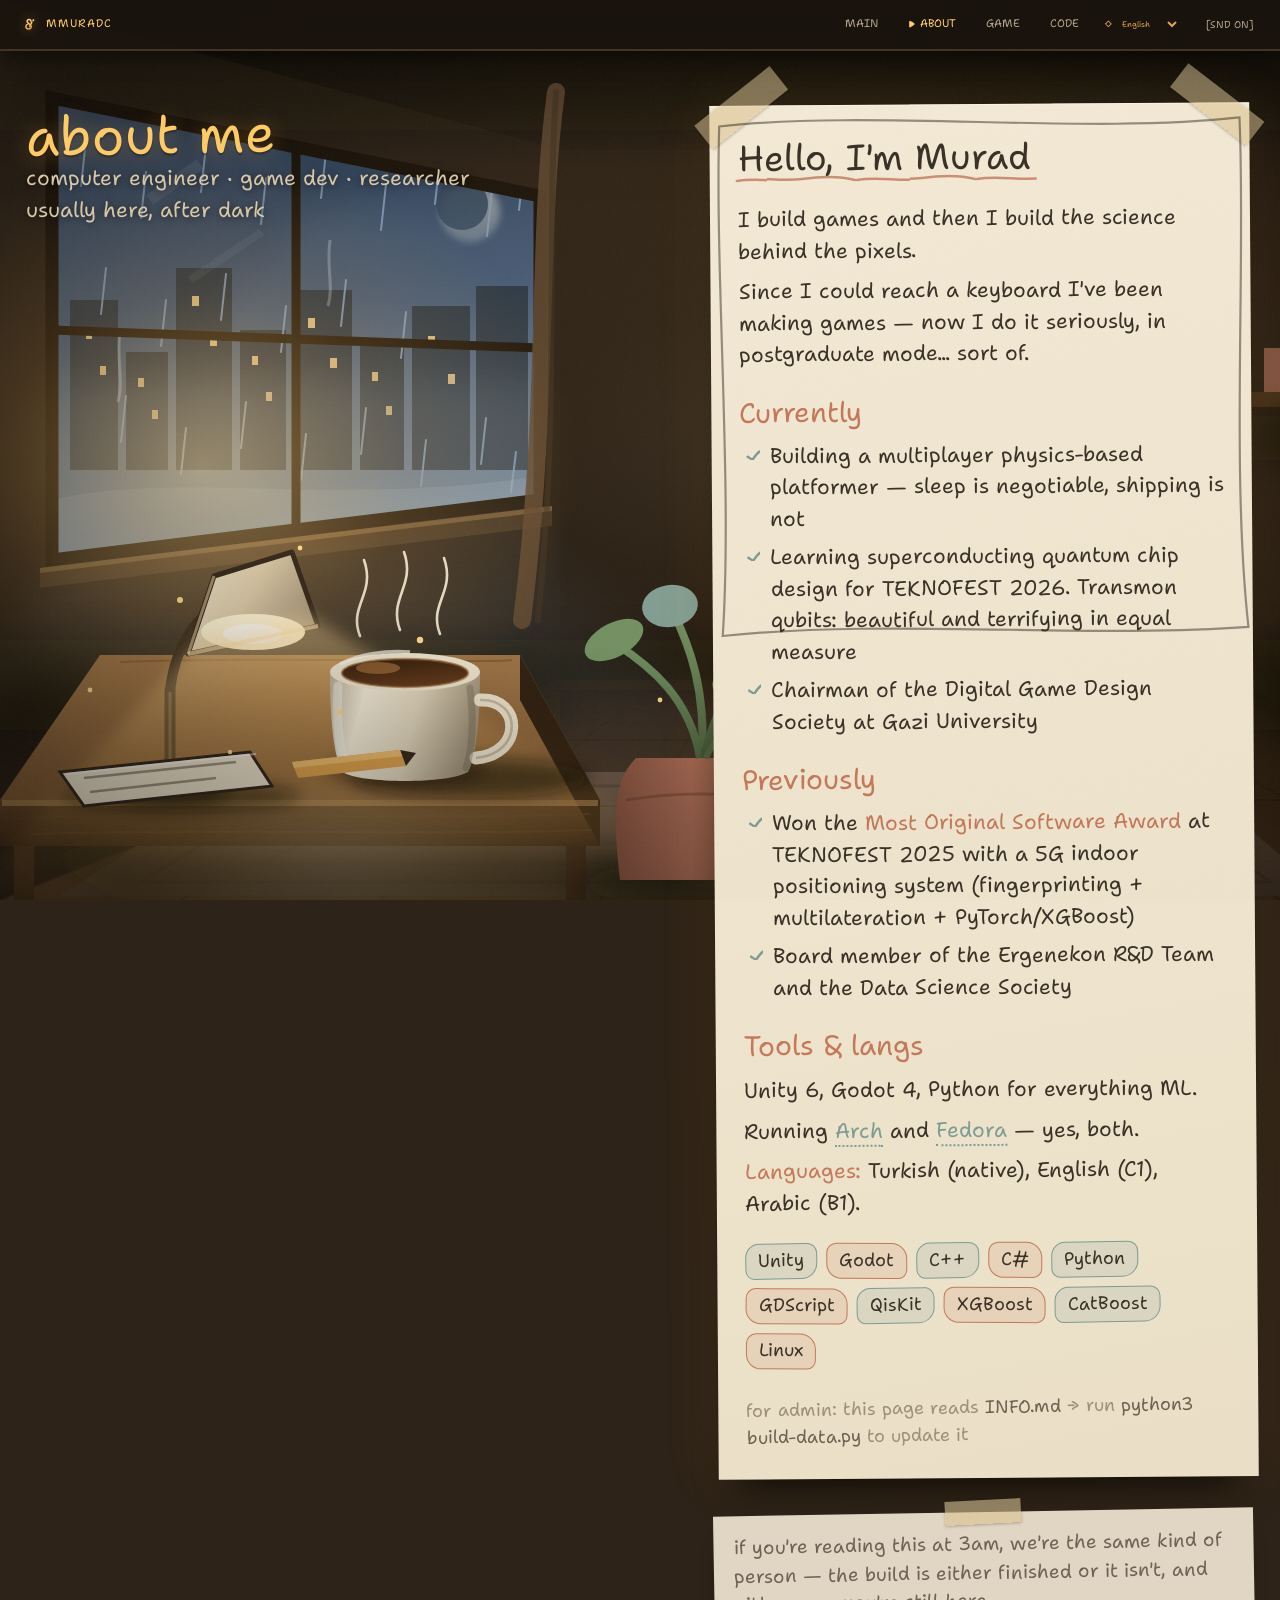
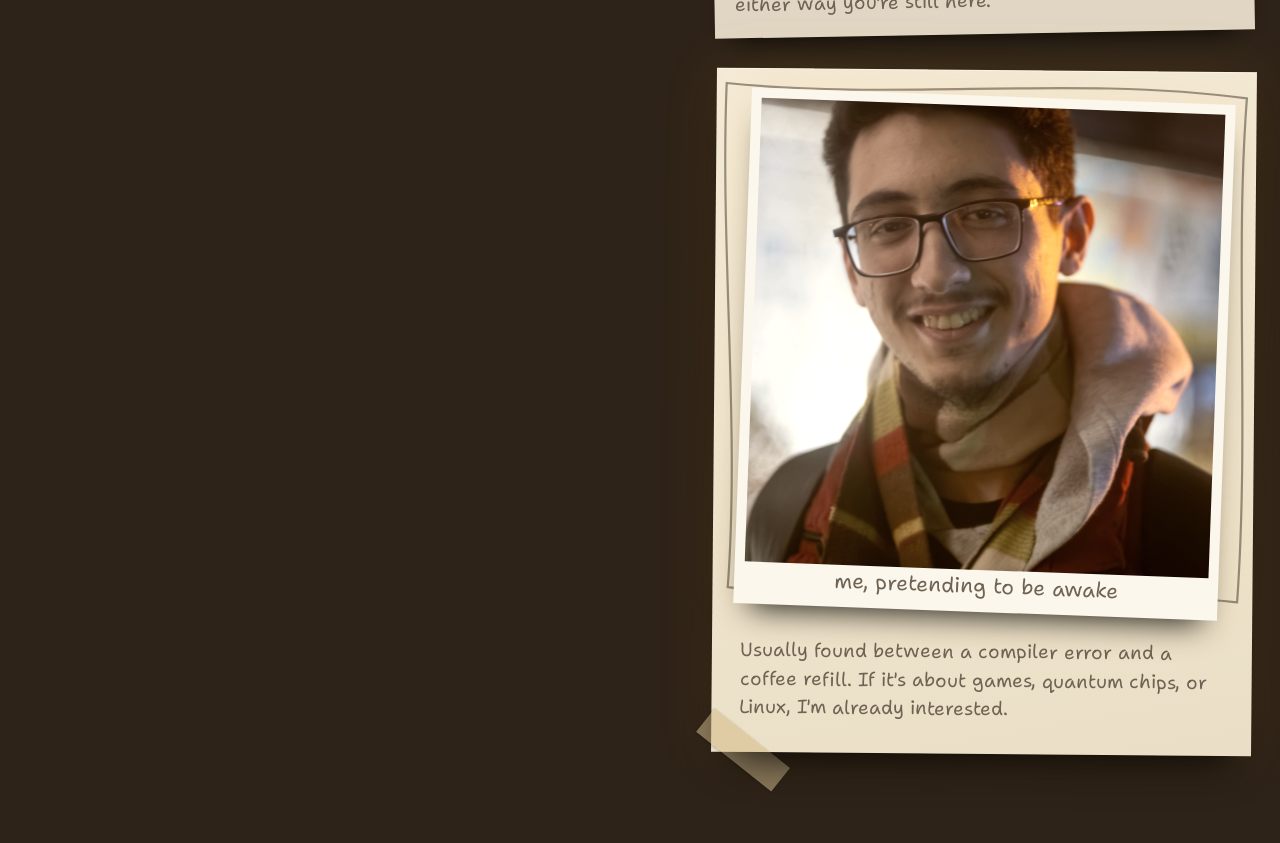
<file: about-me.html>
<!DOCTYPE html>
<html lang="en">
<head>
  <meta charset="UTF-8"/>
  <meta name="viewport" content="width=device-width, initial-scale=1.0"/>
  <title>About Me — Muhammed Murad Chamaa</title>
  <link rel="icon" href="favicon.svg" type="image/svg+xml"/>
  <link rel="icon" href="favicon-32.png" sizes="32x32" type="image/png"/>
  <link rel="apple-touch-icon" href="apple-touch-icon.png"/>
  <link rel="manifest" href="site.webmanifest"/>
  <meta name="theme-color" content="#1a130d"/>
  <link rel="stylesheet" href="assets/css/base.css"/>
  <style>
    /* ── the one typeface: a handwritten TTF, self-hosted ────────────────
       Shantell Sans covers Latin + Turkish + Cyrillic, so it serves every
       European language in the picker. CJK / Arabic / Devanagari / Bengali
       fall back to the system font (no single handwriting face covers
       those scripts — that is a font-technology limit, not a choice). */
    @font-face {
      font-family: 'Site Hand';
      src: url('assets/fonts/ShantellSans.ttf') format('truetype');
      font-weight: 300 800;
      font-style: normal;
      font-display: swap;
    }

    /* ── /about-me — lofi room, full-viewport background ─────────────────
       The whole page sits inside a cozy room under a yellow desk lamp:
       the room is a fixed, full-bleed SVG layer (like the index page's
       water), and the writing floats on top as taped paper sheets. */

    :root {
      /* cozy dusk-under-lamp palette */
      --paper:      #f4ead6;
      --paper-2:    #eadfc6;
      --ink:        #3b3227;
      --ink-soft:   #6f6353;
      --ink-faint:  #9d917c;
      --tape:       rgba(228, 208, 160, .55);
      --terracotta: #c4795a;
      --teal:       #7d9c94;
      --dusk:       #7f9ab8;
      --night:      #26313f;
      --lamp:       #ffcc66;      /* the yellow light */
      --lamp-deep:  #ffb347;
      --wall:       #2e2318;

      /* shared chrome (nav, buttons) */
      --pg-bg:      #201810;
      --pg-surface: #f4ead6;
      --pg-border:  #b9a98a;
      --pg-accent:  #e0a24a;
      --pg-accent2: #7d9c94;
      --pg-text:    #3b3227;
      --pg-dim:     #8d8171;
      --pg-glow:    rgba(255, 204, 102, .4);
    }

    html { background: var(--wall); }

    body {
      background: var(--wall);
      color: var(--ink);
      font-family: 'Site Hand', 'Comic Sans MS', system-ui, sans-serif;
      font-size: 21px;
      line-height: 1.5;
      min-height: 100vh;
    }

    /* paper grain over everything (very subtle) */
    body::after {
      content: '';
      position: fixed; inset: 0;
      z-index: 60;
      pointer-events: none;
      opacity: .05;
      mix-blend-mode: multiply;
      background-image: url("data:image/svg+xml;utf8,<svg xmlns='http://www.w3.org/2000/svg' width='160' height='160'><filter id='g'><feTurbulence type='fractalNoise' baseFrequency='.85' numOctaves='3' stitchTiles='stitch'/></filter><rect width='160' height='160' filter='url(%23g)'/></svg>");
    }

    /* the CRT scanline overlay from base.css reads as noise on paper */
    body::before { display: none; }

    /* ── nav, softened for the room ─────────────────────────────────── */
    .site-nav {
      background: rgba(26, 20, 14, .9);
      backdrop-filter: blur(4px);
      border-bottom: 2px solid #453425;
      box-shadow: 0 4px 22px rgba(0,0,0,.55);
      color: var(--paper);
    }
    .site-nav .brand { color: var(--lamp); }
    /* nav: frameless text buttons, warmed for the lamp light */
    .site-nav a.tab { color: #b3a68d; background: none; border: none; }
    .site-nav a.tab:hover { color: var(--paper); background: none; }
    .site-nav a.tab.active { color: var(--lamp); background: none; box-shadow: none; }
    .sfx-toggle { color: #b3a68d; border: none; }
    .sfx-toggle:hover { border-color: var(--lamp); box-shadow: 0 0 12px rgba(255,204,102,.3); }
    .sfx-toggle.off { color: #6f6353; }

    /* ── the room: fixed, full-viewport background ──────────────────── */
    .room-bg {
      position: fixed;
      inset: 0;
      z-index: 0;
      pointer-events: none;
      overflow: hidden;
      background:
        /* yellow pool from the lamp, thrown across the wall */
        radial-gradient(ellipse 34% 60% at 13% 66%, rgba(255,204,102,.42), transparent 70%),
        radial-gradient(ellipse 70% 60% at 16% 78%, rgba(255,179,71,.22), transparent 72%),
        /* cool light leaking in from the rainy window */
        radial-gradient(ellipse 24% 32% at 15% 32%, rgba(127,154,184,.18), transparent 70%),
        /* warm dusk wall */
        linear-gradient(165deg, #3a2c1d 0%, #2e2318 46%, #241a12 100%);
    }
    .room-bg svg {
      position: absolute;
      inset: 0;
      width: 100%;
      height: 100%;
      display: block;
    }
    /* tall/narrow viewports: anchor left so the desk scene keeps its
       showcase column instead of sliding under the paper */
    @media (max-aspect-ratio: 13/10) {
      .room-bg svg { object-fit: cover; }
    }
    /* the mug is the one thing you can hover (steam sound) */
    .room-bg .mug-hit { pointer-events: auto; cursor: default; }

    @keyframes lamp-flicker {
      0%, 100% { opacity: .92; }
      46%      { opacity: 1; }
      48%      { opacity: .78; }
      50%      { opacity: .96; }
      72%      { opacity: .86; }
    }
    @keyframes rain-fall {
      0%   { transform: translateY(-18px); opacity: 0; }
      15%  { opacity: .8; }
      100% { transform: translateY(120px); opacity: 0; }
    }
    @keyframes steam-rise {
      0%   { transform: translate(0,0) scale(.8); opacity: 0; }
      25%  { opacity: .45; }
      100% { transform: translate(-8px,-40px) scale(1.3); opacity: 0; }
    }
    @keyframes poster-sway {
      0%, 100% { transform: rotate(-.8deg); }
      50%      { transform: rotate(.9deg); }
    }
    @keyframes mote-drift {
      0%   { transform: translate(0,0); opacity: 0; }
      20%  { opacity: .55; }
      80%  { opacity: .35; }
      100% { transform: translate(26px,-52px); opacity: 0; }
    }
    .lamp-glow  { animation: lamp-flicker 6s ease-in-out infinite; }
    .poster     { transform-origin: 50% 0; animation: poster-sway 7.5s ease-in-out infinite; }
    .rain line  { stroke: var(--dusk); stroke-width: 2; stroke-linecap: round; animation: rain-fall 1.6s linear infinite; }
    .steam path { fill: none; stroke: #e6dcc6; stroke-width: 2.6; stroke-linecap: round; animation: steam-rise 3.6s ease-in-out infinite; }
    .mote       { fill: #ffd98a; animation: mote-drift 9s ease-in-out infinite; }

    @media (prefers-reduced-motion: reduce) {
      .lamp-glow, .poster, .rain line, .steam path, .mote { animation: none; }
    }
    /* ── the writing, floating over the room ──────────────────────────
       Layout is area-based so the room keeps a clear showcase column on
       the left at every width, instead of being buried under the paper. */
    .lofi {
      position: relative;
      z-index: 1;
      max-width: 1560px;
      margin: 0 auto;
      padding: 104px 26px 90px;
      display: grid;
      grid-template-columns: minmax(0, 1fr) minmax(330px, 520px) minmax(250px, 340px);
      grid-template-areas: "intro bio photo";
      gap: 36px;
      align-items: start;
      /* tape corners overhang the sheets; clip them at the page edge so
         they can never create a horizontal scrollbar */
      overflow: clip;
    }
    .lofi > * { min-width: 0; }
    .intro      { grid-area: intro; }
    .col-bio    { grid-area: bio; }
    .col-photo  { grid-area: photo; }

    /* below this the intro column would get too thin to show the room, so
       the paper stacks into one column and the strip stays wide */
    @media (max-width: 1350px) {
      .lofi {
        grid-template-columns: minmax(0, 1fr) minmax(320px, 540px);
        grid-template-areas: "intro bio" "intro photo";
      }
    }

    .intro { margin-bottom: 20px; }
    .intro h1 {
      font-family: 'Site Hand', system-ui, sans-serif;
      font-size: 54px;
      line-height: 1.02;
      color: var(--lamp);
      text-shadow: 0 2px 22px rgba(255,179,71,.35), 0 2px 2px rgba(0,0,0,.4);
      transform: rotate(-1deg);
      margin-bottom: 4px;
    }
    .intro .sub {
      color: #d9c9a8;
      font-size: 21px;
      text-shadow: 0 1px 8px rgba(0,0,0,.6);
    }

    /* paper sheets, taped to the wall */
    .sheet {
      position: relative;
      background: linear-gradient(170deg, var(--paper), var(--paper-2));
      padding: 26px 28px 30px;
      transform: rotate(-.4deg);
      box-shadow:
        0 1px 0 rgba(255,255,255,.5) inset,
        0 26px 40px -20px rgba(0,0,0,.85),
        0 0 60px rgba(255,179,71,.10);
    }
    .sheet.alt { transform: rotate(.5deg); }

    .sheet > .frame {
      position: absolute;
      inset: -1px;
      pointer-events: none;
      overflow: visible;
    }
    .sheet > .frame path {
      fill: none;
      stroke: var(--ink);
      stroke-width: 2.2;
      stroke-linecap: round;
      opacity: .5;
    }

    .tape {
      position: absolute;
      width: 96px; height: 30px;
      background: var(--tape);
      box-shadow: 0 1px 3px rgba(0,0,0,.25);
      opacity: .9;
      mix-blend-mode: multiply;
    }
    .tape.tl { top: -13px; left: -16px; transform: rotate(-38deg); }
    .tape.tr { top: -13px; right: -16px; transform: rotate(38deg); }
    .tape.bl { bottom: -13px; left: -16px; transform: rotate(38deg); }

    /* markdown body */
    .md h2 {
      font-family: 'Site Hand', system-ui, sans-serif;
      font-size: 36px;
      color: var(--ink);
      margin: 26px 0 10px;
      display: inline-block;
      position: relative;
    }
    .md h2:first-child { margin-top: 0; }
    .md h2::after {
      content: '';
      position: absolute;
      left: -2px; right: -6px; bottom: 2px;
      height: 8px;
      background: url("data:image/svg+xml;utf8,<svg xmlns='http://www.w3.org/2000/svg' width='120' height='8'><path d='M1 5 C 22 1, 44 7, 66 4 S 104 1, 119 5' fill='none' stroke='%23c4795a' stroke-width='2.4' stroke-linecap='round'/></svg>") repeat-x;
      background-size: 120px 8px;
      opacity: .8;
    }
    .md h3 {
      font-family: 'Site Hand', system-ui, sans-serif;
      font-size: 28px;
      color: var(--terracotta);
      margin: 20px 0 6px;
    }
    .md h4 {
      font-family: 'Site Hand', system-ui, sans-serif;
      font-size: 21px;
      color: var(--ink-soft);
      margin: 16px 0 4px;
      letter-spacing: .02em;
    }
    .md p { margin: 9px 0; }
    .md ul { margin: 8px 0 10px 4px; list-style: none; }
    .md li { margin: 7px 0; padding-left: 26px; position: relative; }
    .md li::before {
      content: '';
      position: absolute;
      left: 2px; top: 8px;
      width: 14px; height: 10px;
      background: url("data:image/svg+xml;utf8,<svg xmlns='http://www.w3.org/2000/svg' width='16' height='12'><path d='M2 7 C 5 9, 6 10, 7 10 C 9 7, 11 4, 14 2' fill='none' stroke='%237d9c94' stroke-width='2.4' stroke-linecap='round'/></svg>") no-repeat;
    }
    .md strong { color: var(--terracotta); font-weight: normal; }
    .md a { color: var(--teal); text-decoration: none; border-bottom: 2px dotted var(--teal); }
    .md a:hover { color: var(--terracotta); border-color: var(--terracotta); }
    .md code {
      font-family: 'Site Hand', system-ui, sans-serif;
      font-size: 19px;
      background: rgba(59,50,39,.08);
      border-bottom: 2px dotted var(--ink-faint);
      padding: 0 4px;
    }
    .md blockquote {
      margin: 12px 0;
      padding: 2px 0 2px 16px;
      border-left: 3px solid var(--teal);
      color: var(--ink-soft);
      font-size: 20px;
    }
    .md hr {
      border: none;
      height: 8px;
      margin: 20px 0;
      background: url("data:image/svg+xml;utf8,<svg xmlns='http://www.w3.org/2000/svg' width='120' height='8'><path d='M1 4 C 24 1, 48 7, 72 4 S 108 2, 119 4' fill='none' stroke='%239d917c' stroke-width='2' stroke-linecap='round'/></svg>") repeat-x;
      background-size: 120px 8px;
      opacity: .7;
    }

    .chips { display: flex; flex-wrap: wrap; gap: 9px; margin-top: 24px; }
    .chips span {
      font-size: 18px;
      color: var(--ink);
      padding: 3px 12px 4px;
      background: rgba(125,156,148,.16);
      border: 1.6px solid var(--teal);
      border-radius: 14px 10px 16px 9px;
      transform: rotate(-.6deg);
    }
    .chips span:nth-child(even) {
      background: rgba(196,121,90,.14);
      border-color: var(--terracotta);
      border-radius: 10px 16px 9px 15px;
      transform: rotate(.7deg);
    }

    .margin-note {
      margin-top: 26px;
      font-size: 18px;
      color: var(--ink-faint);
      transform: rotate(-.5deg);
    }
    .margin-note code { font-family: 'Site Hand', system-ui, sans-serif; color: var(--ink-soft); }

    .polaroid {
      position: relative;
      background: #fcf7ec;
      padding: 10px 10px 42px;
      transform: rotate(1.6deg);
      box-shadow: 0 20px 30px -16px rgba(0,0,0,.85), 0 0 50px rgba(255,179,71,.12);
      margin-bottom: 26px;
    }
    .polaroid img {
      display: block;
      width: 100%;
      aspect-ratio: 1;
      object-fit: cover;
      image-rendering: auto;            /* base.css forces pixelated */
      filter: sepia(.22) contrast(1.03) saturate(.92) brightness(1.02);
    }
    .polaroid figcaption {
      position: absolute;
      left: 0; right: 0; bottom: 10px;
      text-align: center;
      font-family: 'Site Hand', system-ui, sans-serif;
      font-size: 21px;
      color: var(--ink-soft);
    }

    /* the note pinned next to the photo, on the dark wall */
    .wall-note {
      margin-top: 4px;
      padding: 18px 20px;
      background: rgba(244, 234, 214, .9);
      transform: rotate(-1deg);
      box-shadow: 0 18px 28px -18px rgba(0,0,0,.9);
      font-size: 19px;
      color: var(--ink-soft);
      position: relative;
    }
    .wall-note::before {
      content: '';
      position: absolute;
      top: -12px; left: 50%;
      transform: translateX(-50%) rotate(-2deg);
      width: 76px; height: 24px;
      background: var(--tape);
      box-shadow: 0 1px 3px rgba(0,0,0,.25);
      mix-blend-mode: multiply;
    }

    /* phone: the room is pure background, the paper takes the full width */
    @media (max-width: 980px) {
      .lofi {
        grid-template-columns: 1fr;
        grid-template-areas: "intro" "bio" "photo";
        padding: 92px 18px 80px;
        gap: 30px;
      }
      .intro h1 { font-size: 44px; }
      /* keep the tape fully on-screen when space is tight */
      .tape.tl, .tape.bl { left: -8px; }
      .tape.tr { right: -8px; }
    }
  </style>
</head>
<body>
  <nav class="site-nav">
    <a class="brand" href="index.html"><img class="brand-mark" src="assets/img/mark.svg" alt=""/><span>MMURADC</span></a>
    <span class="spacer"></span>
    <a class="tab" href="index.html" data-i18n="nav.main">MAIN</a>
    <a class="tab active" href="about-me.html" data-i18n="nav.about">ABOUT</a>
    <a class="tab" href="game.html" data-i18n="nav.game">GAME</a>
    <a class="tab" href="code.html" data-i18n="nav.code">CODE</a>
  </nav>

  <!-- ══ the room: fixed, covers the whole viewport ══
       Focused composition of the reference: a big rainy window (≈30% of the
       frame) upper-left, a warm lamp in front of it, a mug (≈10% of the frame)
       on the desk to the right, notebook + pencil at the front.
       Built entirely from 2D SVG shapes in one-point perspective.
       Vanishing point (700,430); left wall corner at x=560. -->
  <div class="room-bg" aria-hidden="true">
    <svg viewBox="0 0 1600 900" preserveAspectRatio="xMinYMid slice">
      <defs>
        <!-- ── light ── -->
        <radialGradient id="lampGrad" cx="50%" cy="50%" r="50%">
          <stop offset="0%"   stop-color="#ffe9bd" stop-opacity=".95"/>
          <stop offset="34%"  stop-color="#ffc76f" stop-opacity=".48"/>
          <stop offset="100%" stop-color="#ff9c2b" stop-opacity="0"/>
        </radialGradient>
        <linearGradient id="cone" x1="0.1" y1="0" x2="0.45" y2="1">
          <stop offset="0%"   stop-color="#ffe6b4" stop-opacity=".5"/>
          <stop offset="60%"  stop-color="#ffbe5c" stop-opacity=".13"/>
          <stop offset="100%" stop-color="#ffbe5c" stop-opacity="0"/>
        </linearGradient>
        <radialGradient id="wallPool" cx="50%" cy="50%" r="50%">
          <stop offset="0%"   stop-color="#ffd489" stop-opacity=".5"/>
          <stop offset="55%"  stop-color="#ffb857" stop-opacity=".16"/>
          <stop offset="100%" stop-color="#ffb857" stop-opacity="0"/>
        </radialGradient>
        <linearGradient id="winSpill" x1="0" y1="0" x2="0.7" y2="1">
          <stop offset="0%"   stop-color="#9fc0e0" stop-opacity=".26"/>
          <stop offset="100%" stop-color="#7fa3c8" stop-opacity="0"/>
        </linearGradient>
        <!-- light falloff down the left wall: bright near the window, dark at the floor -->
        <linearGradient id="wallL" x1="0" y1="0" x2="0.15" y2="1">
          <stop offset="0%"   stop-color="#33261a"/>
          <stop offset="45%"  stop-color="#2a2015"/>
          <stop offset="100%" stop-color="#1c150e"/>
        </linearGradient>
        <linearGradient id="wallR" x1="1" y1="0" x2="0" y2="0">
          <stop offset="0%"   stop-color="#191209"/>
          <stop offset="100%" stop-color="#2b1f14"/>
        </linearGradient>
        <linearGradient id="wallBack" x1="0" y1="0" x2="0" y2="1">
          <stop offset="0%"   stop-color="#2d2216"/>
          <stop offset="100%" stop-color="#1d150e"/>
        </linearGradient>
        <linearGradient id="ceil" x1="0" y1="0" x2="0" y2="1">
          <stop offset="0%"   stop-color="#150f0a"/>
          <stop offset="100%" stop-color="#2a1f15"/>
        </linearGradient>
        <linearGradient id="floor" x1="0" y1="1" x2="0.1" y2="0">
          <stop offset="0%"   stop-color="#4c341e"/>
          <stop offset="50%"  stop-color="#382514"/>
          <stop offset="100%" stop-color="#261a10"/>
        </linearGradient>
        <linearGradient id="deskTop" x1="0.1" y1="1" x2="0.3" y2="0">
          <stop offset="0%"   stop-color="#7a5530"/>
          <stop offset="100%" stop-color="#9a7043"/>
        </linearGradient>
        <linearGradient id="deskFront" x1="0" y1="0" x2="0" y2="1">
          <stop offset="0%"   stop-color="#5c3f21"/>
          <stop offset="100%" stop-color="#33210f"/>
        </linearGradient>
        <linearGradient id="sky" x1="0" y1="0" x2="0.15" y2="1">
          <stop offset="0%"   stop-color="#1e2d42"/>
          <stop offset="55%"  stop-color="#3b5270"/>
          <stop offset="100%" stop-color="#6d88a4"/>
        </linearGradient>
        <linearGradient id="glass" x1="0" y1="0" x2="0.8" y2="1">
          <stop offset="0%"   stop-color="#ffffff" stop-opacity=".12"/>
          <stop offset="40%"  stop-color="#ffffff" stop-opacity=".02"/>
          <stop offset="100%" stop-color="#ffffff" stop-opacity=".08"/>
        </linearGradient>
        <linearGradient id="ceramic" x1="0" y1="0" x2="1" y2="0.2">
          <stop offset="0%"   stop-color="#b9ac93"/>
          <stop offset="26%"  stop-color="#f7efdc"/>
          <stop offset="62%"  stop-color="#e2d7bd"/>
          <stop offset="100%" stop-color="#a2957c"/>
        </linearGradient>
        <linearGradient id="coffee" x1="0" y1="0" x2="0.3" y2="1">
          <stop offset="0%"   stop-color="#2f1a08"/>
          <stop offset="100%" stop-color="#5e3417"/>
        </linearGradient>
        <linearGradient id="leaf" x1="0" y1="1" x2="0.3" y2="0">
          <stop offset="0%"   stop-color="#3c5638"/>
          <stop offset="100%" stop-color="#6d8f61"/>
        </linearGradient>
        <linearGradient id="pot" x1="0" y1="0" x2="1" y2="0">
          <stop offset="0%"   stop-color="#8d5540"/>
          <stop offset="45%"  stop-color="#b3705a"/>
          <stop offset="100%" stop-color="#7d4a37"/>
        </linearGradient>
        <linearGradient id="rug" x1="0" y1="1" x2="0" y2="0">
          <stop offset="0%"   stop-color="#4e3d31"/>
          <stop offset="100%" stop-color="#6d5546"/>
        </linearGradient>
        <linearGradient id="shade" x1="0" y1="0" x2="1" y2="0.4">
          <stop offset="0%"   stop-color="#f2e7cd"/>
          <stop offset="55%"  stop-color="#dccbA8"/>
          <stop offset="100%" stop-color="#a8967a"/>
        </linearGradient>
        <radialGradient id="vig" cx="42%" cy="44%" r="70%">
          <stop offset="40%"  stop-color="#000" stop-opacity="0"/>
          <stop offset="100%" stop-color="#000" stop-opacity=".6"/>
        </radialGradient>

        <!-- ── soft shadows / depth ── -->
        <filter id="blurXS" x="-40%" y="-80%" width="180%" height="260%"><feGaussianBlur stdDeviation="3.5"/></filter>
        <filter id="blurS"  x="-40%" y="-80%" width="180%" height="260%"><feGaussianBlur stdDeviation="8"/></filter>
        <filter id="blurM"  x="-50%" y="-80%" width="200%" height="260%"><feGaussianBlur stdDeviation="17"/></filter>
        <filter id="blurL"  x="-60%" y="-90%" width="220%" height="280%"><feGaussianBlur stdDeviation="34"/></filter>
        <filter id="grain">
          <feTurbulence type="fractalNoise" baseFrequency="0.9" numOctaves="3" stitchTiles="stitch"/>
          <feColorMatrix type="saturate" values="0"/>
        </filter>

        <clipPath id="winClip"><polygon points="52,98 540,196 540,500 52,560"/></clipPath>
      </defs>

      <!-- ══ shell: one-point perspective box ══ -->
      <polygon points="0,0 1600,0 1240,150 560,150" fill="url(#ceil)"/>
      <rect x="560" y="150" width="680" height="530" fill="url(#wallBack)"/>
      <polygon points="0,0 560,150 560,680 0,900" fill="url(#wallL)"/>
      <polygon points="1600,0 1240,150 1240,680 1600,900" fill="url(#wallR)"/>
      <polygon points="0,900 1600,900 1240,680 560,680" fill="url(#floor)"/>

      <!-- floor boards receding to the vanishing point -->
      <g stroke="#2a1b10" stroke-width="2.6" opacity=".5">
        <line x1="0"    y1="900" x2="545"  y2="680"/>
        <line x1="180"  y1="900" x2="600"  y2="680"/>
        <line x1="380"  y1="900" x2="660"  y2="680"/>
        <line x1="600"  y1="900" x2="720"  y2="680"/>
        <line x1="820"  y1="900" x2="790"  y2="680"/>
        <line x1="1050" y1="900" x2="870"  y2="680"/>
        <line x1="1280" y1="900" x2="960"  y2="680"/>
        <line x1="1480" y1="900" x2="1060" y2="680"/>
        <line x1="1600" y1="900" x2="1160" y2="680"/>
      </g>
      <g stroke="#20140b" stroke-width="2" opacity=".35">
        <line x1="470" y1="740" x2="1260" y2="740"/>
        <line x1="330" y1="800" x2="1400" y2="800"/>
        <line x1="150" y1="862" x2="1560" y2="862"/>
      </g>

      <!-- rug in perspective -->
      <polygon points="250,772 1180,772 1330,896 60,896" fill="url(#rug)" opacity=".8"/>
      <polygon points="300,786 1140,786 1270,882 140,882" fill="none" stroke="#3d2f26" stroke-width="3" opacity=".6"/>
      <polygon points="380,806 1080,806 1180,864 260,864" fill="none" stroke="#3d2f26" stroke-width="2" opacity=".4"/>

      <!-- ambient occlusion: wall/floor contact + ceiling -->
      <rect x="0" y="640" width="560" height="90" fill="#0b0704" opacity=".5" filter="url(#blurM)"/>
      <rect x="1240" y="640" width="360" height="90" fill="#0b0704" opacity=".5" filter="url(#blurM)"/>
      <rect x="560" y="640" width="680" height="50" fill="#0b0704" opacity=".45" filter="url(#blurM)"/>
      <rect x="0" y="0" width="1600" height="130" fill="#0b0704" opacity=".4" filter="url(#blurL)"/>

      <!-- ══ the big window: ≈30% of the frame, upper-left ══ -->
      <g clip-path="url(#winClip)">
        <rect x="34" y="76" width="520" height="512" fill="url(#sky)"/>
        <!-- distant towers, fading into the rain -->
        <g fill="#1b2836" opacity=".9">
          <polygon points="70,470 70,300 118,300 118,470"/>
          <polygon points="126,470 126,352 168,352 168,470"/>
          <polygon points="176,470 176,268 232,268 232,470"/>
          <polygon points="240,470 240,330 286,330 286,470"/>
          <polygon points="294,470 294,290 352,290 352,470"/>
          <polygon points="360,470 360,344 404,344 404,470"/>
          <polygon points="412,470 412,306 470,306 470,470"/>
          <polygon points="476,470 476,286 528,286 528,470"/>
        </g>
        <!-- faint lit windows in the towers -->
        <g fill="#ffd98a" opacity=".8">
          <rect x="86"  y="330" width="6" height="9"/><rect x="100" y="366" width="6" height="9"/>
          <rect x="138" y="378" width="6" height="9"/><rect x="152" y="410" width="6" height="9"/>
          <rect x="192" y="296" width="7" height="10"/><rect x="210" y="336" width="7" height="10"/>
          <rect x="252" y="356" width="6" height="9"/><rect x="266" y="392" width="6" height="9"/>
          <rect x="308" y="318" width="7" height="10"/><rect x="330" y="358" width="7" height="10"/>
          <rect x="372" y="372" width="6" height="9"/><rect x="386" y="406" width="6" height="9"/>
          <rect x="428" y="336" width="7" height="10"/><rect x="448" y="374" width="7" height="10"/>
        </g>
        <!-- haze over the city -->
        <rect x="34" y="380" width="520" height="200" fill="#5c7794" opacity=".22" filter="url(#blurM)"/>
        <!-- moon behind cloud -->
        <circle cx="470" cy="212" r="30" fill="#e9e3d3" opacity=".45" filter="url(#blurXS)"/>
        <circle cx="462" cy="204" r="26" fill="#2b3d52" opacity=".9"/>
        <ellipse cx="410" cy="240" rx="130" ry="26" fill="#3b5270" opacity=".5" filter="url(#blurM)"/>
        <!-- rain streaks on the glass -->
        <g class="rain" opacity=".85">
          <line x1="86"  y1="140" x2="81"  y2="186"/><line x1="146" y1="172" x2="141" y2="218"/>
          <line x1="206" y1="146" x2="201" y2="192"/><line x1="266" y1="178" x2="261" y2="224"/>
          <line x1="326" y1="152" x2="321" y2="198"/><line x1="386" y1="184" x2="381" y2="230"/>
          <line x1="440" y1="158" x2="435" y2="204"/><line x1="492" y1="190" x2="487" y2="236"/>
          <line x1="524" y1="164" x2="519" y2="210"/>
          <line x1="106" y1="268" x2="101" y2="314" style="animation-delay:.4s"/>
          <line x1="166" y1="300" x2="161" y2="346" style="animation-delay:.9s"/>
          <line x1="226" y1="274" x2="221" y2="320" style="animation-delay:.2s"/>
          <line x1="286" y1="306" x2="281" y2="352" style="animation-delay:1.1s"/>
          <line x1="346" y1="280" x2="341" y2="326" style="animation-delay:.6s"/>
          <line x1="406" y1="312" x2="401" y2="358" style="animation-delay:1.35s"/>
          <line x1="126" y1="396" x2="121" y2="442" style="animation-delay:1.0s"/>
          <line x1="186" y1="428" x2="181" y2="474" style="animation-delay:1.7s"/>
          <line x1="246" y1="402" x2="241" y2="448" style="animation-delay:1.2s"/>
          <line x1="306" y1="434" x2="301" y2="480" style="animation-delay:1.85s"/>
          <line x1="366" y1="408" x2="361" y2="454" style="animation-delay:1.5s"/>
          <line x1="426" y1="440" x2="421" y2="486" style="animation-delay:2.1s"/>
          <line x1="486" y1="418" x2="481" y2="464" style="animation-delay:1.6s"/>
          <line x1="516" y1="452" x2="511" y2="492" style="animation-delay:2.3s"/>
        </g>
        <!-- glass: sheen, condensation, a couple of running drops -->
        <rect x="34" y="76" width="520" height="512" fill="url(#glass)"/>
        <path d="M52 500 C 180 470, 340 508, 540 476 L540 560 H52 Z" fill="#dfe6ea" opacity=".10"/>
        <path d="M150 200 L200 164" stroke="#ffffff" stroke-width="12" opacity=".07"/>
        <path d="M190 280 L262 232" stroke="#ffffff" stroke-width="8" opacity=".05"/>
        <path d="M120 330 C 116 360, 124 380, 118 402" stroke="#cfe0ea" stroke-width="3" opacity=".35" fill="none"/>
        <path d="M330 240 C 326 268, 334 286, 328 306" stroke="#cfe0ea" stroke-width="3" opacity=".3" fill="none"/>
      </g>
      <!-- window frame: outer, mullions, sill -->
      <polygon id="windowFrame" points="52,98 540,196 540,500 52,560" fill="none" stroke="#1a1209" stroke-width="13"/>
      <line x1="296" y1="147" x2="296" y2="530" stroke="#1a1209" stroke-width="9"/>
      <line x1="52"  y1="330" x2="540" y2="348" stroke="#1a1209" stroke-width="9"/>
      <polygon points="40,568 552,506 552,526 40,588" fill="#3d2c1a"/>
      <polygon points="40,588 552,526 552,536 40,598" fill="#241a10"/>
      <polygon points="40,568 552,506 552,511 40,573" fill="#8a6b42" opacity=".6"/>
      <!-- cool light spilling from the window onto the wall and floor -->
      <polygon points="52,560 540,500 560,680 0,680" fill="url(#winSpill)" opacity=".55" filter="url(#blurM)"/>
      <polygon points="72,630 540,570 940,900 240,900" fill="#8fb4d8" opacity=".09" filter="url(#blurL)"/>
      <!-- curtain -->
      <path d="M556 92 C 536 240, 550 400, 522 620" stroke="#5d4630" stroke-width="18" fill="none" opacity=".85" stroke-linecap="round"/>
      <path d="M556 92 C 546 240, 560 400, 538 620" stroke="#3d2e1e" stroke-width="6" fill="none" opacity=".55" stroke-linecap="round"/>

      <!-- ══ shelf on the right wall (visible on wide viewports) ══ -->
      <g>
        <polygon points="1252,392 1560,393 1560,408 1252,407" fill="#4a3119"/>
        <polygon points="1252,407 1560,408 1560,416 1252,415" fill="#2b1c0e"/>
        <g>
          <polygon points="1264,392 1284,392 1284,348 1264,348" fill="#8d5b45"/>
          <polygon points="1288,392 1310,392 1310,356 1288,356" fill="#6f8f6a"/>
          <polygon points="1314,392 1340,392 1340,344 1314,344" fill="#7d9c94"/>
          <polygon points="1344,392 1362,392 1362,360 1344,360" fill="#c4795a"/>
          <polygon points="1366,392 1394,392 1394,342 1366,342" fill="#a98a5f"/>
          <polygon points="1398,392 1436,392 1436,352 1398,352" fill="#5d6f7f"/>
          <polygon points="1440,392 1464,392 1464,346 1440,346" fill="#8d5b45"/>
          <polygon points="1468,392 1496,392 1496,354 1468,354" fill="#6f8f6a"/>
        </g>
        <polygon points="1512,392 1518,358 1548,358 1554,392" fill="url(#pot)"/>
        <path d="M1532 358 C 1526 328, 1508 320, 1496 314" stroke="url(#leaf)" stroke-width="4" fill="none"/>
        <path d="M1532 358 C 1538 326, 1556 318, 1568 312" stroke="url(#leaf)" stroke-width="4" fill="none"/>
        <ellipse cx="1496" cy="312" rx="18" ry="10" fill="#6f8f6a" transform="rotate(-24 1496 312)"/>
        <ellipse cx="1568" cy="310" rx="18" ry="10" fill="#6f8f6a" transform="rotate(24 1568 310)"/>
        <rect x="1252" y="416" width="308" height="44" fill="#0b0704" opacity=".45" filter="url(#blurM)"/>
      </g>

      <!-- ══ desk: a perspective box, close to camera ══ -->
      <g>
        <polygon points="20,846 620,846 800,900 120,900" fill="#0b0704" opacity=".6" filter="url(#blurM)"/>
        <polygon points="0,800 600,800 520,655 100,655" fill="url(#deskTop)"/>
        <polygon points="0,800 600,800 600,846 0,846" fill="url(#deskFront)"/>
        <polygon points="600,800 520,655 520,700 600,846" fill="#2b1c0e"/>
        <polygon points="2,800 598,800 598,806 2,806" fill="#d3a666" opacity=".5"/>
        <rect x="14" y="846" width="20" height="66" fill="#3a2614"/>
        <rect x="566" y="846" width="20" height="66" fill="#2f1e10"/>
        <g stroke="#5b3d21" stroke-width="2" opacity=".45" fill="none">
          <path d="M20 818 C 200 812, 420 820, 590 814"/>
          <path d="M30 834 C 220 828, 440 836, 592 830"/>
          <path d="M120 662 C 300 656, 460 664, 512 660"/>
        </g>
      </g>

      <!-- ══ the lamp: in front of the window, warm source ══ -->
      <g>
        <ellipse class="lamp-glow" cx="200" cy="470" rx="380" ry="320" fill="url(#wallPool)"/>
        <ellipse cx="170" cy="792" rx="58" ry="15" fill="#150d06" opacity=".85" filter="url(#blurS)"/>
        <ellipse cx="170" cy="786" rx="52" ry="13" fill="#3b2a1a"/>
        <ellipse cx="170" cy="783" rx="52" ry="12" fill="#63492c"/>
        <ellipse cx="170" cy="781" rx="52" ry="11" fill="#7d5c37"/>
        <path d="M170 783 V690" stroke="#43331f" stroke-width="11" fill="none" stroke-linecap="round"/>
        <path d="M170 690 C 176 640, 200 612, 232 596" stroke="#43331f" stroke-width="10" fill="none" stroke-linecap="round"/>
        <path d="M168 700 V700" stroke="#8a6f49" stroke-width="3"/>
        <path d="M170 780 V692" stroke="#9b7f55" stroke-width="3" fill="none" opacity=".55"/>
        <!-- shade -->
        <path id="lampShade" d="M214 576 L292 552 L318 626 L188 654 Z" fill="url(#shade)"/>
        <path d="M214 576 L292 552 L318 626 L188 654 Z" fill="none" stroke="#33261a" stroke-width="5" stroke-linejoin="round"/>
        <path d="M214 576 L188 654" stroke="#b9a37c" stroke-width="3" opacity=".8"/>
        <!-- hot bulb + rim light -->
        <ellipse cx="253" cy="632" rx="52" ry="18" fill="#fff5d6"/>
        <ellipse cx="253" cy="634" rx="30" ry="10" fill="#ffffff"/>
        <path d="M188 654 L318 626" stroke="#ffe9b0" stroke-width="4" opacity=".6"/>
      </g>

      <!-- ══ volumetric light cone + pool on the desk ══ -->
      <polygon points="200,640 306,614 780,900 -40,900" fill="url(#cone)" filter="url(#blurS)"/>
      <ellipse cx="340" cy="852" rx="470" ry="120" fill="url(#lampGrad)" opacity=".5" filter="url(#blurL)"/>

      <!-- ══ the mug: ≈10% of the frame width ══ -->
      <g class="mug-hit">
        <!-- shadows: long, thrown right and back, away from the lamp -->
        <ellipse cx="470" cy="778" rx="120" ry="20" fill="#0b0704" opacity=".55" filter="url(#blurS)"/>
        <ellipse cx="404" cy="770" rx="78" ry="13" fill="#150d06" opacity=".5" filter="url(#blurS)"/>
        <!-- steam -->
        <g class="steam">
          <path d="M360 636 C 348 606, 376 594, 364 560"/>
          <path d="M400 630 C 388 598, 416 586, 404 552" style="animation-delay:.9s"/>
          <path d="M440 634 C 428 604, 456 592, 444 558" style="animation-delay:1.8s"/>
        </g>
        <!-- body -->
        <path id="mugBody" d="M330 672 C 330 722, 334 756, 342 772 C 362 784, 448 784, 468 772 C 476 756, 480 722, 480 672 Z" fill="url(#ceramic)"/>
        <ellipse cx="405" cy="672" rx="75" ry="19" fill="#efe6d0"/>
        <ellipse cx="405" cy="673" rx="63" ry="14" fill="url(#coffee)"/>
        <ellipse cx="405" cy="673" rx="63" ry="14" fill="none" stroke="#8a5a2e" stroke-width="2.5" opacity=".6"/>
        <!-- coffee highlight from the lamp -->
        <ellipse cx="378" cy="668" rx="22" ry="6" fill="#c98a4a" opacity=".5"/>
        <!-- handle -->
        <path d="M480 700 C 522 698, 524 754, 476 758" fill="none" stroke="#efe6d0" stroke-width="13" stroke-linecap="round"/>
        <path d="M480 700 C 522 698, 524 754, 476 758" fill="none" stroke="#8f8265" stroke-width="2.5" opacity=".45"/>
        <!-- form shading: left side lit, right side in shadow -->
        <path d="M338 686 C 336 722, 340 750, 346 768" stroke="#ffffff" stroke-width="9" opacity=".38" fill="none" stroke-linecap="round"/>
        <path d="M470 688 C 474 722, 472 750, 466 768" stroke="#5a4f3c" stroke-width="7" opacity=".3" fill="none" stroke-linecap="round"/>
        <!-- rim light on the top-left lip -->
        <path d="M340 664 C 360 654, 386 650, 410 652" stroke="#fffaf0" stroke-width="3.5" opacity=".7" fill="none"/>
      </g>

      <!-- ══ notebook + pencil at the desk front ══ -->
      <g>
        <ellipse cx="180" cy="796" rx="120" ry="16" fill="#0b0704" opacity=".45" filter="url(#blurS)"/>
        <polygon points="60,772 250,752 272,786 84,806" fill="#efe4cc"/>
        <polygon points="60,772 250,752 272,786 84,806" fill="none" stroke="#33261a" stroke-width="3"/>
        <path d="M84 778 L236 762 M90 792 L216 778" stroke="#9d917c" stroke-width="2.6" fill="none"/>
        <path d="M66 774 L256 754" stroke="#ffffff" stroke-width="2" opacity=".5" fill="none"/>
        <polygon points="292,762 400,750 406,766 298,778" fill="#e0a24a"/>
        <polygon points="400,750 416,753 406,766" fill="#33261a"/>
        <polygon points="292,762 400,750 402,756 294,768" fill="#f0bd6a"/>
      </g>

      <!-- ══ floor plant (right of the desk, behind the paper on small screens) ══ -->
      <g>
        <ellipse cx="700" cy="884" rx="130" ry="22" fill="#0b0704" opacity=".5" filter="url(#blurM)"/>
        <path d="M620 880 C 612 812, 614 780, 636 758 L764 758 C 786 780, 788 812, 780 880 Z" fill="url(#pot)"/>
        <path d="M626 800 C 676 792, 724 792, 770 800" stroke="#6b3d2b" stroke-width="3" opacity=".5" fill="none"/>
        <path d="M700 758 C 690 698, 650 666, 616 644" stroke="url(#leaf)" stroke-width="8" fill="none"/>
        <path d="M702 758 C 706 690, 690 646, 672 610" stroke="url(#leaf)" stroke-width="8" fill="none"/>
        <path d="M704 758 C 716 698, 748 662, 782 638" stroke="url(#leaf)" stroke-width="8" fill="none"/>
        <path d="M706 758 C 726 714, 764 694, 806 684" stroke="#4b6a45" stroke-width="6" fill="none"/>
        <ellipse cx="614" cy="640" rx="32" ry="17" fill="#6d8f61" transform="rotate(-28 614 640)"/>
        <ellipse cx="670" cy="606" rx="28" ry="21" fill="#7d9c94" transform="rotate(-8 670 606)"/>
        <ellipse cx="784" cy="634" rx="32" ry="17" fill="#5f8156" transform="rotate(26 784 634)"/>
        <ellipse cx="808" cy="682" rx="28" ry="15" fill="#4b6a45" transform="rotate(18 808 682)"/>
        <ellipse cx="738" cy="688" rx="26" ry="15" fill="#6d8f61" transform="rotate(12 738 688)"/>
      </g>

      <!-- ══ dust motes drifting through the light ══ -->
      <g>
        <circle class="mote" cx="180" cy="600" r="3"/>
        <circle class="mote" cx="300" cy="548" r="2.4" style="animation-delay:1.4s"/>
        <circle class="mote" cx="420" cy="640" r="3.2" style="animation-delay:2.9s"/>
        <circle class="mote" cx="90"  cy="690" r="2.4" style="animation-delay:4.2s"/>
        <circle class="mote" cx="340" cy="712" r="2.8" style="animation-delay:5.6s"/>
        <circle class="mote" cx="230" cy="752" r="2.2" style="animation-delay:7.1s"/>
        <circle class="mote" cx="660" cy="700" r="2.4" style="animation-delay:3.4s"/>
        <circle class="mote" cx="1020" cy="640" r="2.6" style="animation-delay:6.2s"/>
      </g>

      <!-- ══ post: warm grade, vignette, film grain ══ -->
      <rect width="1600" height="900" fill="url(#lampGrad)" opacity=".1"/>
      <rect width="1600" height="900" fill="url(#vig)" opacity=".85"/>
      <rect width="1600" height="900" filter="url(#grain)" opacity=".045"/>
    </svg>
  </div>
  <!-- ══ the writing, floating over the room ══ -->
  <main class="lofi">
    <div class="intro">
      <h1>about me</h1>
      <p class="sub">computer engineer · game dev · researcher<br/>usually here, after dark</p>
    </div>

    <div class="col-bio">
      <article class="sheet">
        <svg class="frame" viewBox="0 0 100 100" preserveAspectRatio="none" aria-hidden="true">
          <path vector-effect="non-scaling-stroke"
                d="M2 4 C 30 1, 70 6, 98 3 C 99 30, 96 68, 99 97 C 70 99, 32 95, 2 98 C 4 70, 1 32, 2 4 Z"/>
        </svg>
        <span class="tape tl" aria-hidden="true"></span>
        <span class="tape tr" aria-hidden="true"></span>

        <div class="md" id="about-desc"></div>
        <div class="chips" id="tech-chips"></div>

        <p class="margin-note">
          for admin: this page reads <code>INFO.md</code> → run <code>python3 build-data.py</code> to update it
        </p>
      </article>

      <p class="wall-note" style="margin-top:34px">
        if you're reading this at 3am, we're the same kind of person —
        the build is either finished or it isn't, and either way you're still here.
      </p>
    </div>

    <div class="col-photo">
      <article class="sheet alt">
        <svg class="frame" viewBox="0 0 100 100" preserveAspectRatio="none" aria-hidden="true">
          <path vector-effect="non-scaling-stroke"
                d="M2 3 C 34 6, 66 1, 98 5 C 96 34, 99 66, 97 98 C 68 95, 30 99, 3 96 C 5 66, 1 33, 2 3 Z"/>
        </svg>
        <span class="tape bl" aria-hidden="true"></span>

        <figure class="polaroid" id="polaroid">
          <img id="profile-img" src="" alt="Portrait of Murad"/>
          <figcaption>me, pretending to be awake</figcaption>
        </figure>

        <p style="font-size:19px;color:var(--ink-soft)">
          Usually found between a compiler error and a coffee refill. If it's about
          games, quantum chips, or Linux, I'm already interested.
        </p>
      </article>
    </div>
  </main>

<script src="assets/js/transitions.js"></script>
<script src="assets/js/i18n.js"></script>
<script src="assets/js/sfx.js"></script>
<script src="data.js"></script>
<script>
/* md() — tiny markdown renderer: headings h1-h4, lists, quotes, rules,
   bold, links, `code`. */
function md(src) {
  const esc = s => s.replace(/&/g, '&amp;').replace(/</g, '&lt;').replace(/>/g, '&gt;');
  const inline = s => esc(s)
    .replace(/\*\*(.+?)\*\*/g, '<strong>$1</strong>')
    .replace(/`(.+?)`/g, '<code>$1</code>')
    .replace(/\[(.+?)\]\((.+?)\)/g, '<a href="$2" target="_blank" rel="noopener">$1</a>');

  const out = [];
  let list = null, quote = null;
  const flush = () => {
    if (list) { out.push('</ul>'); list = null; }
    if (quote) { out.push('</blockquote>'); quote = null; }
  };
  for (const raw of src.split('\n')) {
    const line = raw.trimEnd();
    if (!line.trim()) { flush(); continue; }

    let m = line.match(/^(#{1,4})\s+(.*)$/);
    if (m) { flush(); const n = m[1].length; out.push(`<h${n}>${inline(m[2])}</h${n}>`); continue; }

    if (/^\s*(-{3,}|\*{3,}|_{3,})\s*$/.test(line)) { flush(); out.push('<hr/>'); continue; }

    m = line.match(/^>\s?(.*)$/);
    if (m) {
      if (list) { out.push('</ul>'); list = null; }
      if (!quote) { out.push('<blockquote>'); quote = 1; }
      out.push(`<p>${inline(m[1])}</p>`);
      continue;
    }

    m = line.match(/^[-*]\s+(.*)$/);
    if (m) {
      if (quote) { out.push('</blockquote>'); quote = null; }
      if (!list) { out.push('<ul>'); list = 1; }
      out.push(`<li>${inline(m[1])}</li>`);
      continue;
    }

    flush();
    out.push(`<p>${inline(line)}</p>`);
  }
  flush();
  return out.join('\n');
}

(function () {
  'use strict';
  const D = window.SITE_DATA;
  if (!D) return;
  document.getElementById('about-desc').innerHTML = md(D.about_md);

  const img = document.getElementById('profile-img');
  img.alt = 'Portrait of ' + D.profile.name;
  /* if the portrait is missing, swap the polaroid for a drawn placeholder */
  img.addEventListener('error', () => {
    const fig = document.getElementById('polaroid');
    if (!fig) return;
    fig.innerHTML = `
      <div style="aspect-ratio:1;display:flex;align-items:center;justify-content:center;
                  background:rgba(59,50,39,.06);
                  font-family:'Caveat',cursive;font-size:24px;color:#9d917c;text-align:center">
        no photo yet<br/>— add one to _assets —
      </div>
      <figcaption>me, pretending to be awake</figcaption>`;
  });
  img.src = D.profile.thumbnail;

  document.getElementById('tech-chips').innerHTML =
    D.profile.technologies.map(t => `<span>${t}</span>`).join('');

  /* steam fizz when the cursor drifts over the mug */
  const mug = document.querySelector('.mug-hit');
  if (mug && window.MMC_SFX) {
    let lastSteam = 0;
    mug.addEventListener('mouseenter', () => {
      const now = performance.now();
      if (now - lastSteam < 2500) return;
      lastSteam = now;
      MMC_SFX.play('steam');
    });
  }
})();
</script>
</body>
</html>
</file>
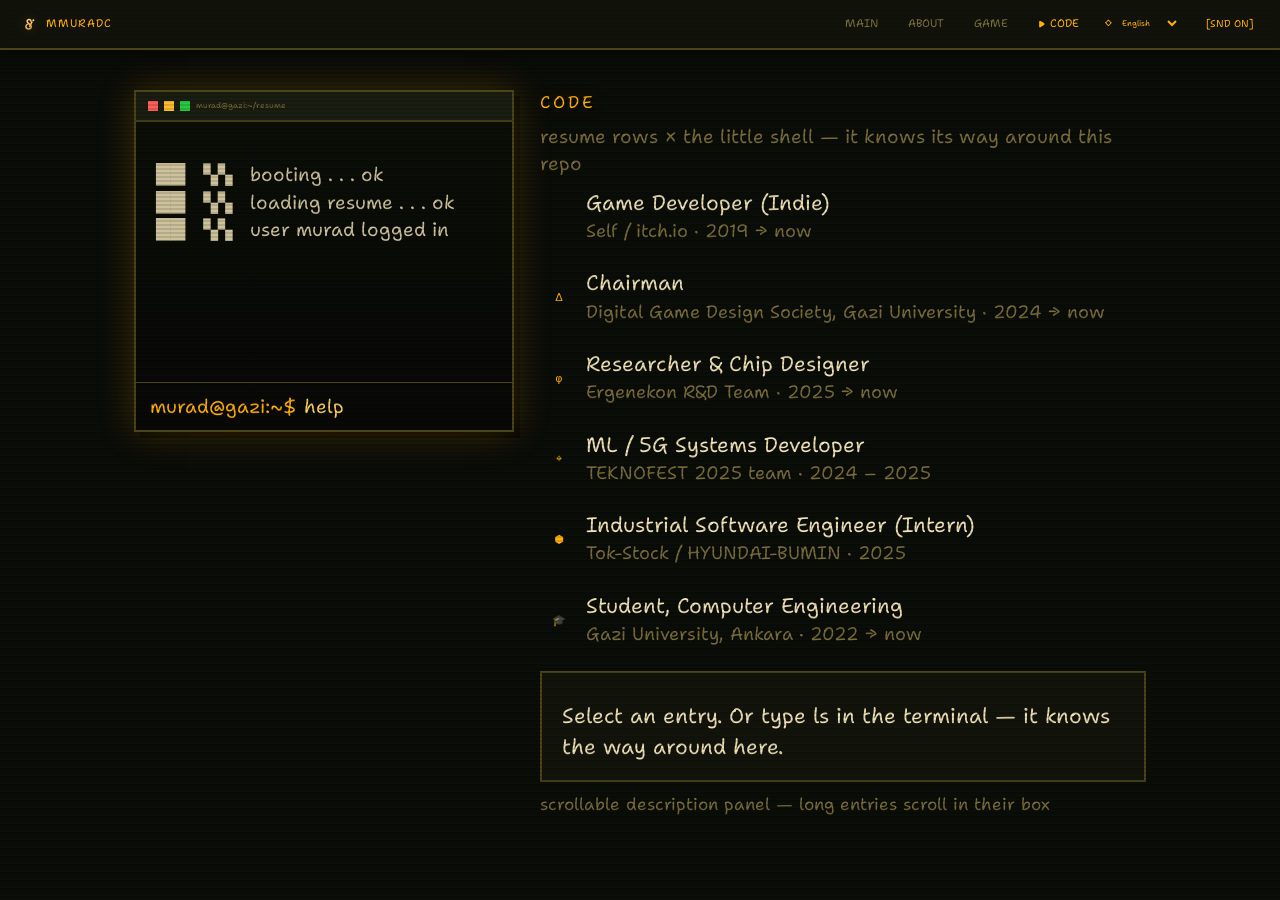
<file: code.html>
<!DOCTYPE html>
<html lang="en">
<head>
  <meta charset="UTF-8"/>
  <meta name="viewport" content="width=device-width, initial-scale=1.0"/>
  <title data-i18n="code.title">Code — Muhammed Murad Chamaa</title>
  <link rel="stylesheet" href="assets/css/base.css"/>
  <link rel="icon" href="favicon.svg" type="image/svg+xml"/>
  <link rel="icon" href="favicon-32.png" sizes="32x32" type="image/png"/>
  <link rel="apple-touch-icon" href="apple-touch-icon.png"/>
  <link rel="manifest" href="site.webmanifest"/>
  <meta name="theme-color" content="#1a130d"/>
  <style>
    /* ── the one typeface: a handwritten TTF, self-hosted ────────────────
       Shantell Sans covers Latin + Turkish + Cyrillic, so it serves every
       European language in the picker. CJK / Arabic / Devanagari / Bengali
       fall back to the system font (no single handwriting face covers
       those scripts — that is a font-technology limit, not a choice). */
    @font-face {
      font-family: 'Site Hand';
      src: url('assets/fonts/ShantellSans.ttf') format('truetype');
      font-weight: 300 800;
      font-style: normal;
      font-display: swap;
    }

    /* ── /code  — palette: amber phosphor terminal ── */
    :root {
      --pg-bg:      #0b0d08;
      --pg-surface: #12140c;
      --pg-border:  #4b4518;
      --pg-accent:  #ffb000;
      --pg-accent2: #ffd35c;
      --pg-text:    #f0e2b6;
      --pg-dim:     #7a6d3a;
      --pg-glow:    rgba(255, 176, 0, .22);
    }

    .wrap {
      position: relative;
      z-index: 1;
      max-width: 1060px;
      margin: 0 auto;
      padding: 90px 24px 70px;
      display: grid;
      grid-template-columns: 380px 1fr;
      gap: 26px;
      align-items: start;
    }

    /* ── left: fake linux terminal ── */
    .terminal {
      background: linear-gradient(180deg, #0c0e07, #080906);
      border: 2px solid var(--pg-border);
      box-shadow: 0 0 34px var(--pg-glow), 6px 6px 0 rgba(0,0,0,.6);
      font-size: 19px;
      overflow: hidden;
      position: sticky;
      top: 84px;
    }
    .terminal .bar {
      display: flex; align-items: center; gap: 6px;
      background: #1a1d10;
      border-bottom: 2px solid var(--pg-border);
      padding: 8px 12px;
      font-family: var(--font-pixel);
      font-size: 8px;
      color: var(--pg-dim);
    }
    .terminal .bar i {
      width: 10px; height: 10px; display: inline-block;
    }
    .terminal .bar i:nth-child(1) { background: #ff5f56; }
    .terminal .bar i:nth-child(2) { background: #ffbd2e; }
    .terminal .bar i:nth-child(3) { background: #27c93f; }

    .term-out {
      height: 260px;
      overflow-y: auto;
      padding: 12px 14px;
      white-space: pre-wrap;
      word-break: break-word;
      cursor: text;
    }
    .term-out .cmd { color: var(--pg-accent); }
    .term-out .res { color: var(--pg-text); opacity: .85; }
    .term-out .err { color: #d4754a; }
    .term-out .dir { color: var(--pg-accent2); }

    .term-input-row { display: flex; align-items: center; padding: 10px 14px; border-top: 1px solid var(--pg-border); }
    .term-input-row .ps { color: var(--pg-accent); margin-right: 8px; white-space: nowrap; }
    .term-input {
      flex: 1;
      background: transparent;
      border: none;
      outline: none;
      color: var(--pg-accent2);
      font-family: var(--font-mono);
      font-size: 19px;
      caret-color: var(--pg-accent);
    }

    /* ── right: resume rows (icon + name), hyperlinked to desc ── */
    .resume h2.section-title { margin-top: 0; }
    .rows { display: flex; flex-direction: column; gap: 10px; }
    /* resume rows: frameless — the pointer arrow marks the active one */
    .rows button.row {
      display: flex; align-items: center; gap: 12px;
      width: 100%;
      text-align: left;
      background: none;
      border: none;
      color: var(--pg-text);
      font-family: var(--font-mono);
      font-size: 21px;
      padding: 8px 4px;
      cursor: pointer;
      position: relative;
      transition: transform .1s, color .1s;
    }
    .rows button.row::before {
      content: '';
      position: absolute;
      left: -14px; top: 50%;
      transform: translateY(-50%);
      color: var(--pg-accent);
      opacity: 0;
      transition: opacity .1s, left .1s;
      font-size: 15px;
    }
    .rows button.row:hover { transform: translateX(5px); }
    .rows button.row:hover .row-name b { color: var(--pg-accent); }
    .rows button.row.active { transform: translateX(5px); }
    .rows button.row.active::before { content: '▸'; opacity: 1; left: -16px; }
    .rows button.row.active .ico { color: var(--pg-accent2); }
    .rows button.row.active .row-name b { color: var(--pg-accent); }
    .rows .ico {
      font-family: var(--font-pixel);
      font-size: 11px;
      color: var(--pg-accent);
      min-width: 30px;
      text-align: center;
    }
    .rows .row-name { flex: 1; line-height: 1.3; }
    .rows .row-name b { display: block; font-weight: normal; color: var(--pg-text); }
    .rows .row-name small { color: var(--pg-dim); font-size: 18px; }

    /* desc panel (scrollable) */
    .desc-box {
      margin-top: 16px;
      background: var(--pg-surface);
      border: 2px solid var(--pg-border);
      padding: 18px 20px;
      max-height: 240px;
      overflow-y: auto;
    }
    .desc-box .role-line {
      font-family: var(--font-pixel);
      font-size: 10px;
      color: var(--pg-accent);
      margin-bottom: 10px;
      line-height: 1.8;
    }
    .desc-box .role-line .period { color: var(--pg-dim); }
    .desc-box p { font-size: 21px; color: var(--pg-text); }

    .scroll-cue { margin-top: 10px; font-size: 17px; color: var(--pg-dim); }

    @media (max-width: 860px) {
      .wrap { grid-template-columns: 1fr; }
      .term-out { height: 200px; }
    }
  </style>
</head>
<body>
  <nav class="site-nav">
    <a class="brand" href="index.html"><img class="brand-mark" src="assets/img/mark.svg" alt=""/><span>MMURADC</span></a>
    <span class="spacer"></span>
    <a class="tab" href="index.html" data-i18n="nav.main">MAIN</a>
    <a class="tab" href="about-me.html" data-i18n="nav.about">ABOUT</a>
    <a class="tab" href="game.html" data-i18n="nav.game">GAME</a>
    <a class="tab active" href="code.html" data-i18n="nav.code">CODE</a>
  </nav>

  <main class="wrap">
    <!-- left column: the terminal -->
    <div class="terminal">
      <div class="bar"><i></i><i></i><i></i><span data-i18n="code.bar">murad@gazi:~/resume</span></div>
      <div class="term-out" id="term-out"></div>
      <div class="term-input-row">
        <span class="ps">murad@gazi:~$</span>
        <input class="term-input" id="term-input" autocomplete="off" spellcheck="false"
               placeholder="try: help" data-i18n-attr="placeholder:code.placeholder"/>
      </div>
    </div>

    <!-- right column: resume -->
    <section class="resume">
      <h1 class="page-title"><span data-i18n="code.heading">CODE</span><span class="pt-sub" data-i18n="code.sub">resume rows × the little shell — it knows its way around this repo</span></h1>
      <div class="rows" id="resume-rows"></div>
      <div class="desc-box" id="desc-box" tabindex="0">
        <p class="role-line" id="desc-role"></p>
        <p id="desc-text"><span data-i18n="code.select">Select an entry. Or type</span> <b>ls</b> <span data-i18n="code.select2">in the terminal — it knows the way around here.</span></p>
      </div>
      <p class="scroll-cue" data-i18n="code.scrollcue">scrollable description panel — long entries scroll in their box</p>
    </section>
  </main>

<script src="assets/js/transitions.js"></script>
<script src="assets/js/i18n.js"></script>
<script src="assets/js/sfx.js"></script>
<script src="data.js"></script>
<script>
(function () {
  'use strict';
  const D = window.SITE_DATA;

  /* ── resume rows ─────────────────────────────────────────── */
  const rowsEl = document.getElementById('resume-rows');
  const descRole = document.getElementById('desc-role');
  const descText = document.getElementById('desc-text');
  const descBox  = document.getElementById('desc-box');

  rowsEl.innerHTML = D.resume.map((r, i) => `
    <button class="row" data-i="${i}" data-sfx="select">
      <span class="ico">${(r.icon || '▮').replace(/`/g, '')}</span>
      <span class="row-name"><b>${r.role}</b><small>${r.org} · ${r.period}</small></span>
    </button>`).join('');

  rowsEl.addEventListener('click', ev => {
    const btn = ev.target.closest('.row');
    if (!btn) return;
    for (const b of rowsEl.children) b.classList.remove('active');
    btn.classList.add('active');
    const r = D.resume[+btn.dataset.i];
    descRole.innerHTML = `${r.role} — ${r.org} <span class="period">[${r.period}]</span>`;
    descText.textContent = r.desc;
    descBox.scrollTop = 0;
  });

  /* ── the little shell ─────────────────────────────────────── */
  const out  = document.getElementById('term-out');
  const inp  = document.getElementById('term-input');

  const FILES = {};        // fake filesystem built from real SITE_DATA
  FILES['about.txt']  = D.profile.description;
  FILES['resume.txt'] = D.resume.map(r => `${r.period}  ${r.role} — ${r.org}`).join('\n');
  D.games.forEach(g => (FILES['games/' + g.name.toLowerCase().replace(/[^a-z0-9]+/g, '_') + '.md'] = g.description));
  D.research.forEach(g => (FILES['research/' + g.name.toLowerCase().replace(/[^a-z0-9]+/g, '_') + '.md'] = g.description));

  const T = (k) => (window.MMC_I18N ? MMC_I18N.t(k) : k);
  const BOOT = () => `
 ██   ▚▚   ${T('term.booting')}
 ██   ▚▚   ${T('term.loading')}
 ██   ▚▚   ${T('term.loggedin')}
`;
  function print(html, cls) {
    const line = document.createElement('div');
    if (cls) line.className = cls;
    line.innerHTML = html;
    out.appendChild(line);
    out.scrollTop = out.scrollHeight;
  }
  print(BOOT().replace(/ /g, '\u00a0'), 'res');

  function ls() {
    return ['about.txt', 'resume.txt', 'games/', 'research/',
            D.links.GitHub.replace('https://', '') + '  <- links'];
  }

  const HELP = () => `${T('term.help')}
  ls            ${T('term.help.ls')}
  cat FILE      ${T('term.help.cat')}
  whoami        ${T('term.help.whoami')}
  links         ${T('term.help.links')}
  clear         ${T('term.help.clear')}
${T('term.help.more')}`;

  function run(raw) {
    const line = raw.trim();
    if (!line) return;
    print('<span class="dir">$</span> <span class="cmd">' + line + '</span>');
    const [cmd, ...args] = line.split(/\s+/);
    const arg = args.join(' ');

    switch (cmd) {
      case 'help':    print(HELP(), 'res'); if (window.MMC_SFX) MMC_SFX.play('ok'); break;
      case 'clear':   out.innerHTML = ''; if (window.MMC_SFX) MMC_SFX.play('clear'); break;
      case 'whoami':  print(D.profile.name + ' — ' + D.profile.description, 'res'); if (window.MMC_SFX) MMC_SFX.play('ok'); break;
      case 'links':
        for (const [k, v] of Object.entries(D.links))
          if (v && !v.includes('placeholder'))
            print(`${k}: <a href="${v}" target="_blank" rel="noopener">${v}</a>`);
        if (window.MMC_SFX) MMC_SFX.play('ok');
        break;
      case 'ls':
        print(ls().join('\n'), 'res'); if (window.MMC_SFX) MMC_SFX.play('ok'); break;
      case 'cat': {
        const f = FILES[arg];
        if (f === undefined) { print(`cat: ${arg || '<file>'}: ${T('term.nosuchfile')}`, 'err'); if (window.MMC_SFX) MMC_SFX.play('err'); }
        else { print(f, 'res'); if (window.MMC_SFX) MMC_SFX.play('ok'); }
        break;
      }
      default:
        print(`${cmd}: ${T('term.notfound')} <b>help</b>)`, 'err');
        if (window.MMC_SFX) MMC_SFX.play('err');
    }
  }

  inp.addEventListener('keydown', e => {
    if (e.key === 'Enter') { run(inp.value); inp.value = ''; }
    else if (e.key.length === 1 && window.MMC_SFX) MMC_SFX.play('type');
  });
  out.addEventListener('click', () => inp.focus());

  /* ambient auto-typing when the user is idle: types help + a demo cat */
  if (!matchMedia('(prefers-reduced-motion: reduce)').matches) {
    const demo = ['help', 'cat resume.txt'];
    let di = 0, ci = 0, paused = false;
    addEventListener('keypress', () => { paused = true; });

    (function typeIdle() {
      if (paused) return;
      const s = demo[di % demo.length];
      inp.setAttribute('placeholder', '');
      inp.value = s.slice(0, ++ci);
      if (ci >= s.length) {
        setTimeout(() => {
          if (paused) return;
          run(inp.value); inp.value = '';
          ci = 0; di++;
          typeIdle();
        }, 1400);
        return;
      }
      setTimeout(typeIdle, 90 + Math.random() * 60);
    })();
  }
})();
</script>
</body>
</html>
</file>
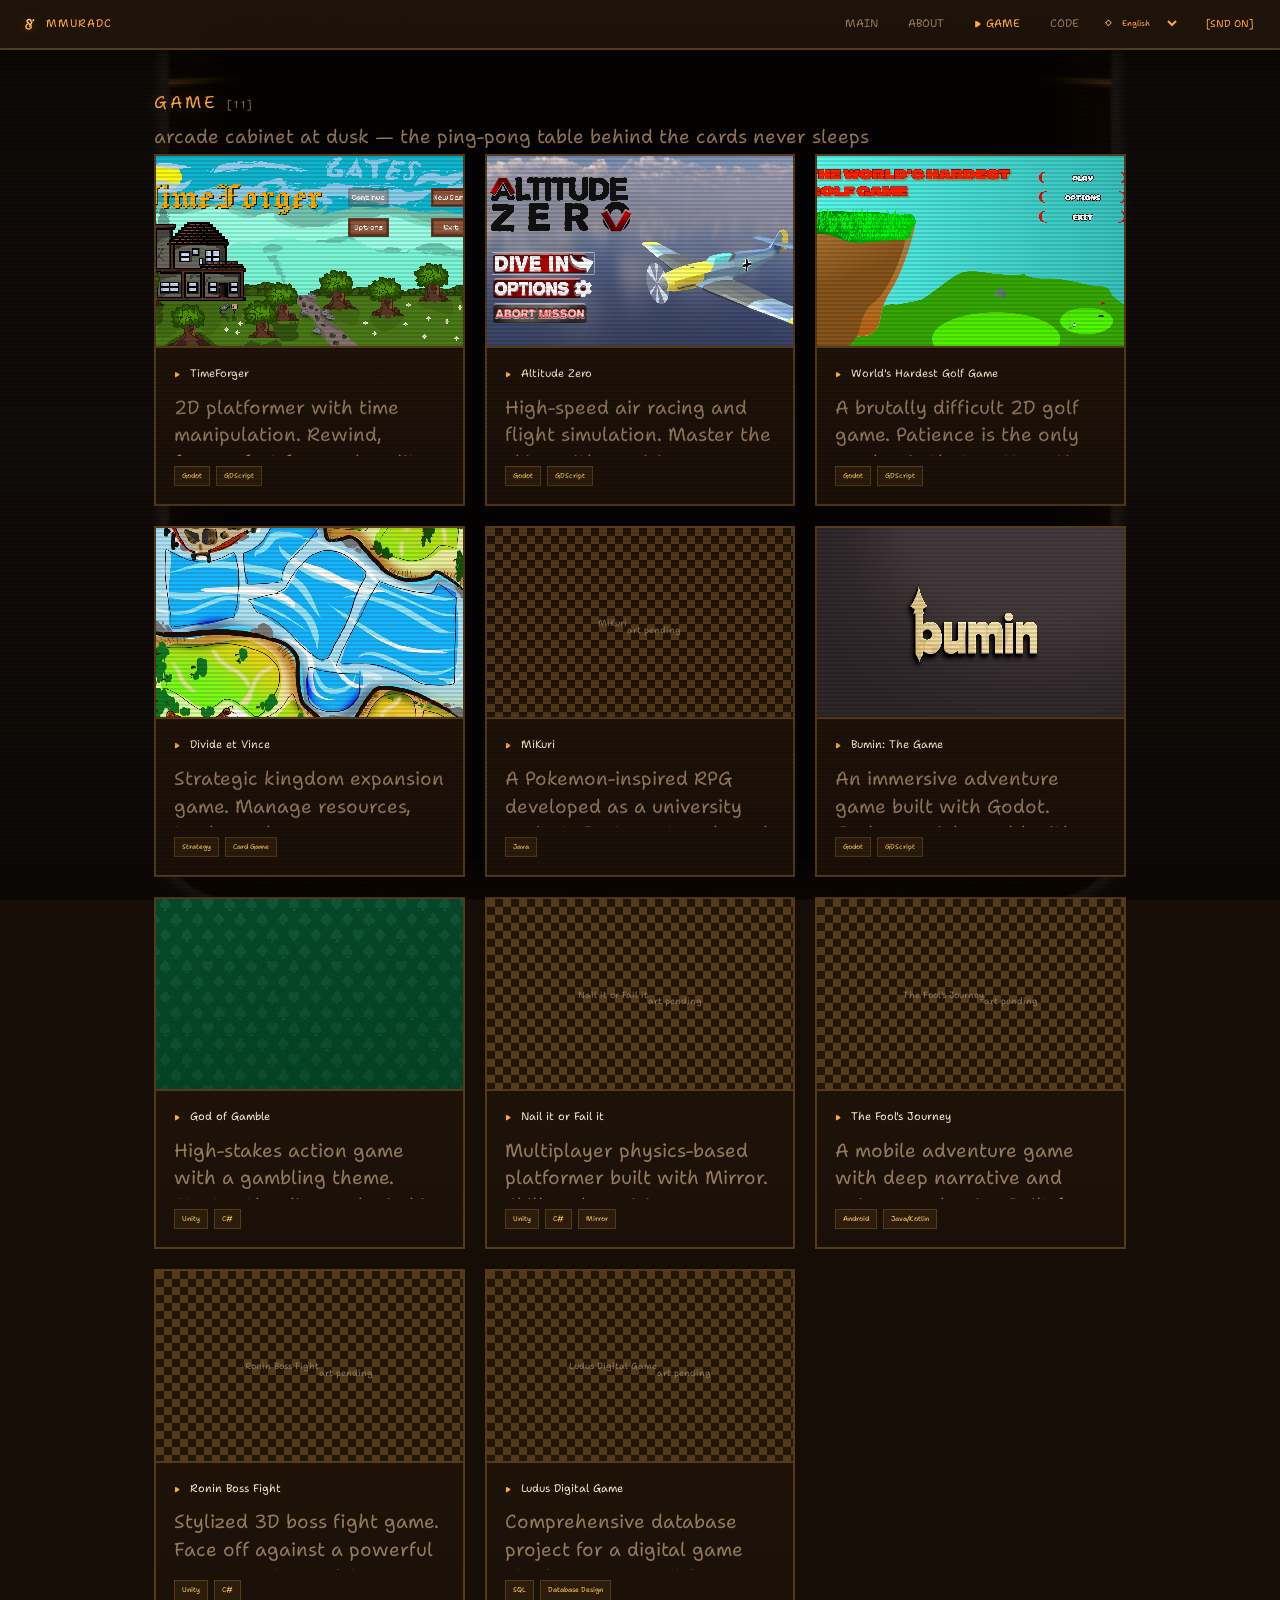
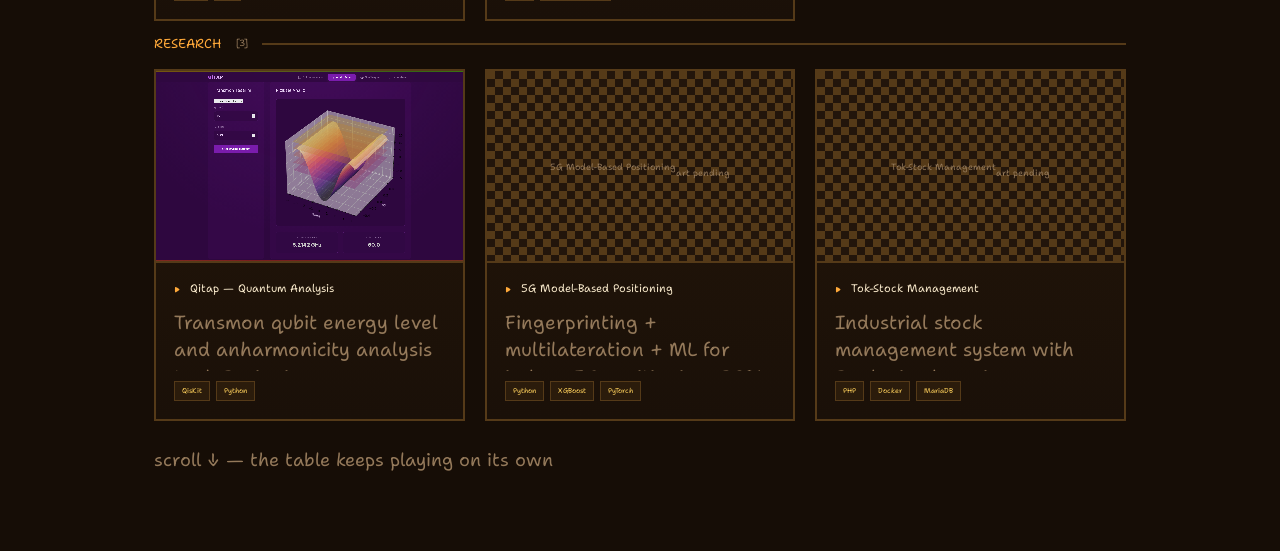
<file: game.html>
<!DOCTYPE html>
<html lang="en">
<head>
  <meta charset="UTF-8"/>
  <meta name="viewport" content="width=device-width, initial-scale=1.0"/>
  <title data-i18n="game.title">Games &amp; Research — Muhammed Murad Chamaa</title>
  <link rel="stylesheet" href="assets/css/base.css"/>
  <link rel="icon" href="favicon.svg" type="image/svg+xml"/>
  <link rel="icon" href="favicon-32.png" sizes="32x32" type="image/png"/>
  <link rel="apple-touch-icon" href="apple-touch-icon.png"/>
  <link rel="manifest" href="site.webmanifest"/>
  <meta name="theme-color" content="#1a130d"/>
  <style>
    /* ── the one typeface: a handwritten TTF, self-hosted ────────────────
       Shantell Sans covers Latin + Turkish + Cyrillic, so it serves every
       European language in the picker. CJK / Arabic / Devanagari / Bengali
       fall back to the system font (no single handwriting face covers
       those scripts — that is a font-technology limit, not a choice). */
    @font-face {
      font-family: 'Site Hand';
      src: url('assets/fonts/ShantellSans.ttf') format('truetype');
      font-weight: 300 800;
      font-style: normal;
      font-display: swap;
    }

    /* ── /game  — palette: arcade at dusk ── */
    :root {
      --pg-bg:      #160d06;
      --pg-surface: #22150b;
      --pg-border:  #553a18;
      --pg-accent:  #ffa93a;
      --pg-accent2: #ffd15c;
      --pg-text:    #f5e6c8;
      --pg-dim:     #94795a;
      --pg-glow:    rgba(255, 169, 58, .3);
    }

    #bgCanvas {
      position: fixed; inset: 0;
      width: 100%; height: 100%;
      z-index: 0;
      opacity: .74;
    }

    .wrap {
      position: relative;
      z-index: 1;
      max-width: 1020px;
      margin: 0 auto;
      padding: 90px 24px 70px;
    }

    .pt-count { color: var(--pg-dim); font-size: 10px; }

    .group-title {
      font-family: var(--font-pixel);
      font-size: 13px;
      color: var(--pg-accent);
      margin: 34px 0 16px;
      display: flex;
      align-items: center;
      gap: 14px;
    }
    .group-title::after { content: ''; flex: 1; height: 2px; background: var(--pg-border); }
    .group-title .count { font-size: 9px; color: var(--pg-dim); }

    .grid {
      display: grid;
      grid-template-columns: repeat(auto-fill, minmax(300px, 1fr));
      gap: 20px;
    }

    .card {
      display: block;
      position: relative;
      background: linear-gradient(180deg, #241609, #1a1008);
      border: 2px solid var(--pg-border);
      text-decoration: none;
      transition: transform .12s steps(3), border-color .12s, box-shadow .12s;
    }
    .card::after {
      content: '';
      position: absolute;
      inset: 0;
      box-shadow: inset 0 0 0 2px transparent;
      transition: box-shadow .12s;
      pointer-events: none;
    }
    .card:hover {
      border-color: var(--pg-accent);
      transform: translateY(-4px);
      box-shadow: 0 8px 0 rgba(0,0,0,.55), 0 0 26px var(--pg-glow);
    }
    .card:hover .name { color: var(--pg-accent2); }

    .card .shot { aspect-ratio: 16/10; border-bottom: 2px solid var(--pg-border); overflow: hidden; background: #0d0803; }
    .card .shot img { width: 100%; height: 100%; object-fit: cover; display: block; transition: filter .15s; }
    .card:hover .shot img { filter: brightness(1.12) saturate(1.08); }

    .card .meta { padding: 16px 18px 18px; }
    .card .name {
      font-family: var(--font-pixel);
      font-size: 11px;
      color: var(--pg-text);
      line-height: 1.8;
      margin-bottom: 10px;
      display: flex;
      align-items: baseline;
      gap: 10px;
    }
    .card .name::before { content: '▸'; color: var(--pg-accent); font-size: 9px; }
    .card .desc {
      font-size: 19px;
      color: var(--pg-dim);
      max-height: 62px;
      overflow: hidden;
    }
    .card .tech { display: flex; flex-wrap: wrap; gap: 6px; margin-top: 10px; }
    .card .tech span {
      font-family: var(--font-pixel);
      font-size: 7px;
      color: var(--pg-accent2);
      background: rgba(255,169,58,.07);
      border: 1px solid var(--pg-border);
      padding: 4px 7px;
    }

    .scroll-note {
      margin: 26px 0 8px;
      font-size: 18px;
      color: var(--pg-dim);
    }

    @media (max-width: 640px) {
      .grid { grid-template-columns: 1fr; }
    }
  </style>
</head>
<body>
  <canvas id="bgCanvas" aria-hidden="true"></canvas>

  <nav class="site-nav">
    <a class="brand" href="index.html"><img class="brand-mark" src="assets/img/mark.svg" alt=""/><span>MMURADC</span></a>
    <span class="spacer"></span>
    <a class="tab" href="index.html" data-i18n="nav.main">MAIN</a>
    <a class="tab" href="about-me.html" data-i18n="nav.about">ABOUT</a>
    <a class="tab active" href="game.html" data-i18n="nav.game">GAME</a>
    <a class="tab" href="code.html" data-i18n="nav.code">CODE</a>
  </nav>

  <main class="wrap">
    <h1 class="page-title"><span data-i18n="game.heading">GAME</span> <span class="pt-count" id="game-count" style="font-size:10px">[0]</span><span class="pt-sub" data-i18n="game.sub">arcade cabinet at dusk — the ping-pong table behind the cards never sleeps</span></h1>
    <div class="grid" id="game-grid"></div>

    <h2 class="group-title" style="margin-top:14px"><span data-i18n="game.research">RESEARCH</span> <span class="count" id="research-count"></span></h2>
    <div class="grid" id="research-grid"></div>

    <p class="scroll-note" data-i18n="game.scroll">scroll ↓ — the table keeps playing on its own</p>
  </main>

<script src="assets/js/transitions.js"></script>
<script src="assets/js/i18n.js"></script>
<script src="assets/js/sfx.js"></script>
<script src="data.js"></script>
<script>
/* bg-pong — pixel ping-pong inside a vintage tube TV (CRT pass).
   The game renders to a low-res phosphor buffer (persistence trails);
   WebGL then bends it into curved glass, adds scanlines, an RGB aperture
   mask, chroma bleed, glass flicker, a slow roll band, vignette and a
   plastic bezel. No WebGL → plain upscale, page stays usable. */
(function () {
  'use strict';

  const reduced = matchMedia('(prefers-reduced-motion: reduce)').matches;

  const C = {
    bg:      '#160d06',
    netLine: 'rgba(255,169,58,.35)',
    court:   'rgba(255,169,58,.22)',
    ball:    '#ffd15c',
    paddle1: '#ffa93a',
    paddle2: '#c25a22'
  };

  /* ── low-res tube buffer (the phosphor screen) ─────────────────── */
  const SW = 512, SH = 288;
  const scene = document.createElement('canvas');
  scene.width = SW; scene.height = SH;
  const sx = scene.getContext('2d');

  const bg = document.getElementById('bgCanvas');

  const ball = { x: .5, y: .5, vx: .0045, vy: .0032, size: 5 };
  const p1 = { y: .5, x: .055 };   // paddles: center-y / x, fractions
  const p2 = { y: .5, x: .945 };
  const P = { w: 5, h: 36 };       // paddle size in buffer px
  let mouse = null, last = performance.now(), trail = [];

  function update(dt) {
    if (reduced) return;
    ball.x += ball.vx * dt * 60;
    ball.y += ball.vy * dt * 60;
    if (ball.x < .02 || ball.x > .98) { ball.vx *= -1; ball.x = Math.min(.98, Math.max(.02, ball.x)); if (window.MMC_SFX) MMC_SFX.play('pong'); }
    if (ball.y < .04 || ball.y > .96) { ball.vy *= -1; ball.y = Math.min(.96, Math.max(.04, ball.y)); if (window.MMC_SFX) MMC_SFX.play('pong'); }

    trail.push({ x: ball.x, y: ball.y, a: 1 });
    if (trail.length > 12) trail.shift();
    for (const t of trail) t.a -= dt * 2.2;

    // paddles lazily seek the cursor (asleep at center when idle)
    const target = mouse ? mouse.y : .5;
    const chase = mouse ? .06 : .015;
    p1.y += (target - p1.y) * chase * dt * 6;
    p2.y += ((1 - target) * .2 + .4 - p2.y) * chase * .6 * dt * 6;
    p1.y = Math.max(.12, Math.min(.88, p1.y));
    p2.y = Math.max(.12, Math.min(.88, p2.y));
  }

  function drawScene() {
    /* phosphor persistence: fade the previous frame toward bg instead of
       clearing — moving elements leave glowing trails like a real tube */
    sx.globalAlpha = 1;
    if (reduced) {
      sx.fillStyle = C.bg;
      sx.fillRect(0, 0, SW, SH);
    } else {
      sx.fillStyle = 'rgba(22,13,6,.30)';
      sx.fillRect(0, 0, SW, SH);
    }

    // center net + court border
    sx.fillStyle = C.netLine;
    sx.fillRect((SW / 2 | 0) - 1, (SH * .06 | 0), 2, (SH * .88 | 0));
    sx.strokeStyle = C.court;
    sx.lineWidth = 2;
    sx.strokeRect(SW * .04, SH * .06, SW * .92, SH * .88);

    // trail then ball
    for (const t of trail) {
      if (t.a <= 0) continue;
      sx.globalAlpha = t.a * .35;
      sx.fillStyle = C.ball;
      const s = Math.max(2, Math.round(ball.size * (0.6 + t.a * 0.4)));
      sx.fillRect(Math.round(SW * t.x - s / 2), Math.round(SH * t.y - s / 2), s, s);
    }
    sx.globalAlpha = 1;

    sx.fillStyle = C.paddle1;
    sx.fillRect(Math.round(SW * p1.x), Math.round(SH * p1.y - P.h / 2), P.w, P.h);
    sx.fillStyle = C.paddle2;
    sx.fillRect(Math.round(SW * p2.x), Math.round(SH * p2.y - P.h / 2), P.w, P.h);
    sx.fillStyle = C.ball;
    sx.fillRect(Math.round(SW * ball.x - ball.size / 2),
                Math.round(SH * ball.y - ball.size / 2), ball.size, ball.size);
  }

  /* ── CRT composite pass (WebGL) ───────────────────────────── */
  let gl = null, prog = null, tex = null;
  let uRes = null, uTime = null, uMotion = null;
  let dpr = 1;

  function sh(type, src) {
    const s = gl.createShader(type);
    gl.shaderSource(s, src); gl.compileShader(s);
    if (!gl.getShaderParameter(s, gl.COMPILE_STATUS))
      console.error(gl.getShaderInfoLog(s), src);
    return s;
  }

  function initGL() {
    gl = bg.getContext('webgl', { antialias: false, alpha: false });
    if (!gl) return false;

    const VS = 'attribute vec2 p; void main(){ gl_Position = vec4(p, 0.0, 1.0); }';
    const FS = `
      precision highp float;
      uniform sampler2D uTex;
      uniform vec2  uRes;
      uniform float uTime;
      uniform float uMotion;   /* 1 = animate glass, 0 = still */

      const float TWRAP = 120.0;   /* wrapped clock for sin() safety */
      const float LINES = 288.0;   /* tube buffer height = scanline count */

      float hash(vec2 p){
        vec3 p3 = fract(vec3(p.xyx) * 0.1031);
        p3 += dot(p3, p3.yzx + 33.33);
        return fract((p3.x + p3.y) * p3.z);
      }

      /* signed distance: rounded rect centered at .5 (negative inside) */
      float rrect(vec2 uv, vec2 half_size, float r){
        vec2 q = abs(uv - vec2(0.5)) - half_size;
        return length(max(q, vec2(0.0))) + min(max(q.x, q.y), 0.0) - r;
      }

      void main(){
        vec2 uv = gl_FragCoord.xy / uRes;
        uv.y = 1.0 - uv.y;
        float tt = mod(uTime, TWRAP);

        /* curved tube glass */
        vec2 cc = uv - vec2(0.5);
        float rr = dot(cc, cc);
        vec2 wuv = vec2(0.5) + cc * (1.0 + 0.17 * rr + 0.30 * rr * rr);

        /* screen geometry: plastic bezel frame with rounded glass */
        float halfY = 0.5 - 0.055;
        float halfX = halfY * (uRes.y / uRes.x);
        float dScr = rrect(uv, vec2(halfX, halfY), 0.055);
        float inScr = 1.0 - smoothstep(-0.002, 0.002, dScr);

        /* phosphor image with slight chroma bleed toward the edges */
        float ca = 0.0012 + 0.0022 * rr;
        vec3 col;
        col.r = texture2D(uTex, clamp(wuv + vec2( ca, 0.0), 0.0, 1.0)).r;
        col.g = texture2D(uTex, clamp(wuv,              0.0, 1.0)).g;
        col.b = texture2D(uTex, clamp(wuv + vec2(-ca, 0.0), 0.0, 1.0)).b;

        /* scanlines along the buffer rows */
        float sl = 0.5 + 0.5 * sin(wuv.y * LINES * 6.2831);
        col *= 1.0 - 0.15 * sl;

        /* slow vertical roll band (tube syncing drift) */
        float yb = fract(tt * 0.07);
        col *= 0.92 + 0.12 * exp(-abs(uv.y - yb) * 30.0) * uMotion;

        /* RGB aperture stripes */
        col *= 0.975 + 0.025 * vec3(
          sin(gl_FragCoord.x * 2.0944),
          sin(gl_FragCoord.x * 2.0944 + 2.0944),
          sin(gl_FragCoord.x * 2.0944 + 4.1888));

        /* glass flicker */
        float fl = hash(vec2(floor(tt * 47.0), 3.7));
        col *= 1.0 + (fl - 0.5) * 0.05 * uMotion;

        /* screen vignette + corner glass darkening */
        col *= 1.0 - 0.75 * rr;
        col *= smoothstep(-0.03, 0.05, dScr + 0.03);

        /* plastic bezel outside the glass */
        vec3 bez = vec3(0.052, 0.041, 0.036);
        bez *= 0.75 + 0.45 * (1.0 - uv.y) * uv.y * 4.0;  /* sheen between edges */
        bez += (1.0 - smoothstep(0.0, 0.010, abs(dScr) - 0.004)) * 0.05;  /* inner rim highlight */
        col = mix(col, bez, 1.0 - inScr);

        gl_FragColor = vec4(col, 1.0);
      }
    `;

    prog = gl.createProgram();
    gl.attachShader(prog, sh(gl.VERTEX_SHADER, VS));
    gl.attachShader(prog, sh(gl.FRAGMENT_SHADER, FS));
    gl.linkProgram(prog);
    if (!gl.getProgramParameter(prog, gl.LINK_STATUS)) {
      console.error(gl.getProgramInfoLog(prog));
      return false;
    }
    gl.useProgram(prog);

    const buf = gl.createBuffer();
    gl.bindBuffer(gl.ARRAY_BUFFER, buf);
    gl.bufferData(gl.ARRAY_BUFFER, new Float32Array([-1, -1, 3, -1, -1, 3]), gl.STATIC_DRAW);
    const locP = gl.getAttribLocation(prog, 'p');
    gl.enableVertexAttribArray(locP);
    gl.vertexAttribPointer(locP, 2, gl.FLOAT, false, 0, 0);

    tex = gl.createTexture();
    gl.bindTexture(gl.TEXTURE_2D, tex);
    gl.texParameteri(gl.TEXTURE_2D, gl.TEXTURE_MIN_FILTER, gl.LINEAR);
    gl.texParameteri(gl.TEXTURE_2D, gl.TEXTURE_MAG_FILTER, gl.LINEAR);
    gl.texParameteri(gl.TEXTURE_2D, gl.TEXTURE_WRAP_S, gl.CLAMP_TO_EDGE);
    gl.texParameteri(gl.TEXTURE_2D, gl.TEXTURE_WRAP_T, gl.CLAMP_TO_EDGE);

    uRes    = gl.getUniformLocation(prog, 'uRes');
    uTime   = gl.getUniformLocation(prog, 'uTime');
    uMotion = gl.getUniformLocation(prog, 'uMotion');
    return true;
  }

  function showGL(t) {
    gl.viewport(0, 0, bg.width, bg.height);
    gl.texImage2D(gl.TEXTURE_2D, 0, gl.RGBA, gl.RGBA, gl.UNSIGNED_BYTE, scene);
    gl.uniform2f(uRes, bg.width, bg.height);
    gl.uniform1f(uTime, t);
    gl.uniform1f(uMotion, reduced ? 0 : 1);
    gl.drawArrays(gl.TRIANGLES, 0, 3);
  }

  let fb2d = null;     // cached 2D context for the no-WebGL fallback
  function show2D() {
    if (!fb2d) fb2d = bg.getContext('2d');
    if (!fb2d) return; // canvas already has another context → bail silently
    fb2d.imageSmoothingEnabled = true;
    fb2d.drawImage(scene, 0, 0, bg.width, bg.height);
  }

  function resize() {
    dpr = Math.min(devicePixelRatio || 1, 2);
    bg.width = innerWidth * dpr;
    bg.height = innerHeight * dpr;
    bg.style.width = innerWidth + 'px';
    bg.style.height = innerHeight + 'px';
    if (gl) gl.viewport(0, 0, bg.width, bg.height);
  }

  function loop(now) {
    const dt = Math.min((now - last) / 1000, .05);
    last = now;
    update(dt);
    drawScene();
    if (gl) showGL(now / 1000);
    else show2D();
    requestAnimationFrame(loop);
  }

  addEventListener('pointermove', e => {
    mouse = { x: e.clientX / innerWidth, y: e.clientY / innerHeight };
  });
  addEventListener('blur', () => { mouse = null; });
  addEventListener('resize', resize);
  resize();
  const hasGL = initGL();
  if (!hasGL) {
    fb2d = bg.getContext('2d');
    console.info('[game] CRT pass unavailable — flat phosphor fallback');
  }
  requestAnimationFrame(loop);
})();

/* card renderer for games + research */
(function () {
  'use strict';
  const D = window.SITE_DATA;

  function card(item) {
    const pending = (window.MMC_I18N ? MMC_I18N.t('game.artpending') : 'art pending');
    const bad = !item.thumbnail || item.thumbnail === '(placeholder)' || /^\(placeholder.*\)$/.test(item.thumbnail);
    const shot = bad
      ? `<div class="px-placeholder"><span>${item.name}</span><br/>${pending}</div>`
      : `<img src="${item.thumbnail}" loading="lazy" alt="${item.name} screenshot" onerror="this.closest('.shot').innerHTML='<div class=px-placeholder><span>${item.name}</span><br/>${pending}</div>'"/>`;
    return `
      <a class="card" href="#" onclick="return false">
        <div class="shot">${shot}</div>
        <div class="meta">
          <div class="name">${item.name}</div>
          <div class="desc">${item.description}</div>
          <div class="tech">${item.technologies.map(t => `<span>${t}</span>`).join('')}</div>
        </div>
      </a>`;
  }

  function render() {
    document.getElementById('game-grid').innerHTML = D.games.map(card).join('');
    document.getElementById('research-grid').innerHTML = D.research.map(card).join('');
    document.getElementById('game-count').textContent = '[' + D.games.length + ']';
    document.getElementById('research-count').textContent = '[' + D.research.length + ']';
  }
  render();
  document.addEventListener('mmc:lang', render);
})();
</script>
</body>
</html>
</file>
<file: assets/css/base.css>
/* ── the one typeface: a handwritten TTF, self-hosted ────────────────
       Shantell Sans covers Latin + Turkish + Cyrillic, so it serves every
       European language in the picker. CJK / Arabic / Devanagari / Bengali
       fall back to the system font (no single handwriting face covers
       those scripts — that is a font-technology limit, not a choice). */
    @font-face {
      font-family: 'Site Hand';
      src: url('../fonts/ShantellSans.ttf') format('truetype');
      font-weight: 300 800;
      font-style: normal;
      font-display: swap;
    }

/* base.css — shared across all pages of mmuradc.github.io
   Pixel-art look: no rounded corners, hard 2px borders, pixel fonts.
   Per-page palettes override the --pg-* custom properties. */

*, *::before, *::after { box-sizing: border-box; margin: 0; padding: 0; }

:root {
  /* default palette — every page overrides these */
  --pg-bg:      #07060d;
  --pg-surface: #14121d;
  --pg-border:  #3a3550;
  --pg-accent:  #ffc100;
  --pg-accent2: #ff8200;
  --pg-text:    #f2e9c9;
  --pg-dim:     #6d684f;

  --font-pixel: 'Site Hand', 'Segoe UI', system-ui, sans-serif;
  --font-mono:  'Site Hand', 'Segoe UI', system-ui, sans-serif;
  --font-hand:  'Site Hand', 'Segoe UI', system-ui, sans-serif;

  /* global neutral shadow — pages override with their own glow color */
  --pg-glow: rgba(255, 130, 0, .25);
}

html { scroll-behavior: smooth; }

body {
  background: var(--pg-bg);
  color:      var(--pg-text);
  font-family: var(--font-mono);
  font-size: 20px;
  line-height: 1.45;
  min-height: 100vh;
  overflow-x: hidden;
}

/* subtle CRT scanlines on every page — ties the palettes together
   and sells the retro look without pricing us performance */
body::before {
  content: '';
  position: fixed; inset: 0;
  z-index: 50;
  pointer-events: none;
  background: repeating-linear-gradient(
    0deg,
    transparent 0 2px,
    rgba(0, 0, 0, .12) 2px 4px
  );
}

a { color: var(--pg-accent); text-decoration: none; }
a:hover { text-decoration: underline; }
::selection { background: var(--pg-accent); color: var(--pg-bg); }

/* ── top navigation ─────────────────────────────────────────────── */
.site-nav {
  position: fixed;
  top: 0; left: 0; right: 0;
  z-index: 100;
  display: flex;
  align-items: center;
  gap: 18px;
  padding: 12px 20px;
  background: color-mix(in srgb, var(--pg-surface) 88%, transparent);
  backdrop-filter: blur(3px);
  border-bottom: 2px solid var(--pg-border);
  box-shadow: 0 3px 14px rgba(0,0,0,.45);
  font-family: var(--font-pixel);
  font-size: 11px;
}

.site-nav .brand {
  color: var(--pg-accent);
  text-decoration: none;
  letter-spacing: 1px;
  position: relative;
  padding-right: 14px;
  display: inline-flex;
  align-items: center;
  gap: 8px;
}
/* the ampersand mark next to the brand text */
.site-nav .brand-mark {
  width: 18px;
  height: 18px;
  display: block;
  image-rendering: auto;
  filter: drop-shadow(0 0 6px var(--pg-glow));
}
/* blinking cursor block after the brand — sells the terminal vibe */
.site-nav .brand::after {
  content: '';
  position: absolute;
  right: 0; top: 50%;
  width: 7px; height: 13px;
  transform: translateY(-45%);
  background: var(--pg-accent);
  opacity: 0;
  animation: brand-blink 1.1s steps(1) infinite;
}
@keyframes brand-blink { 0%, 55% { opacity: 1; } 56%, 100% { opacity: 0; } }
.site-nav .brand:hover { text-decoration: none; color: var(--pg-accent2); }

.site-nav .spacer { flex: 1; }

/* nav buttons: text only — no box, no border, no background */
.site-nav a.tab {
  color: var(--pg-dim);
  text-decoration: none;
  padding: 4px 6px;
  background: none;
  border: none;
  transition: color .12s steps(2), transform .12s;
}
.site-nav a.tab:hover {
  color: var(--pg-text);
  transform: translateY(-1px);
  text-decoration: none;
  background: none;
}
.site-nav a.tab.active { color: var(--pg-accent); background: none; box-shadow: none; }
.site-nav a.tab.active::before { content: '▸ '; }

/* ── shared page scaffolding ────────────────────────────────────── */
.page {
  position: relative;
  z-index: 1;
  max-width: 1000px;
  margin: 0 auto;
  padding: 90px 24px 60px;
}

.pixel-frame {
  background: var(--pg-surface);
  border: 2px solid var(--pg-border);
  box-shadow: 0 0 24px var(--pg-glow), 4px 4px 0 rgba(0,0,0,.55);
  padding: 20px;
}

.section-title {
  font-family: var(--font-pixel);
  font-size: 14px;
  letter-spacing: 2px;
  color: var(--pg-accent);
  margin-bottom: 18px;
}

/* big pixel page header — one per content page */
.page-title {
  font-family: var(--font-pixel);
  font-size: 17px;
  letter-spacing: 3px;
  color: var(--pg-accent);
  text-shadow: 0 0 18px var(--pg-glow), 3px 3px 0 rgba(0,0,0,.55);
  margin: 0 0 4px;
}
.page-title .pt-sub {
  display: block;
  font-family: var(--font-mono);
  font-size: 19px;
  color: var(--pg-dim);
  letter-spacing: 0;
  margin-top: 8px;
  text-shadow: none;
}

/* shared button — text only, no frame */
.btn {
  display: inline-block;
  font-family: var(--font-pixel);
  font-size: 13px;
  color: var(--pg-accent);
  background: none;
  border: none;
  padding: 8px 4px;
  text-decoration: none;
  cursor: pointer;
  transition: color .12s, transform .12s;
}
.btn:hover { color: var(--pg-accent2); transform: translateY(-1px); text-decoration: none; }

/* language picker injected by i18n.js into the nav — frameless */
.lang-picker {
  display: inline-flex;
  align-items: center;
  gap: 6px;
  border: none;
  padding: 3px 2px;
  transition: color .12s, opacity .12s;
}
.lang-picker:hover { opacity: .85; }
.lang-picker .lang-globe {
  color: var(--pg-accent);
  font-size: 9px;
  line-height: 1;
}
.lang-picker select {
  font-family: var(--font-pixel);
  font-size: 8px;
  color: var(--pg-accent);
  background: transparent;
  border: none;
  outline: none;
  cursor: pointer;
  padding: 2px 0;
  max-width: 96px;
}
/* the native dropdown list needs readable colours */
.lang-picker select option {
  background: #1a140e;
  color: #f2e9c9;
  font-family: system-ui, sans-serif;
  font-size: 13px;
}
/* floating picker for pages without a nav bar (index) — no plate, no frame */
.lang-float {
  position: fixed;
  top: 16px;
  right: 18px;
  z-index: 120;
}
html[dir="rtl"] .lang-float { right: auto; left: 18px; }
.lang-float .lang-picker select { text-shadow: 0 1px 8px rgba(0,0,0,.8); }

/* RTL (Arabic) — flip the nav and text flow */
html[dir="rtl"] .site-nav { flex-direction: row-reverse; }
html[dir="rtl"] .site-nav .spacer { flex: 1; }
html[dir="rtl"] .md ul { margin-right: 4px; }

/* [SND ON/OFF] mute toggle injected by sfx.js into the nav — frameless */
.sfx-toggle {
  font-family: var(--font-pixel);
  font-size: 10px;
  letter-spacing: 0;
  color: var(--pg-accent);
  background: none;
  border: none;
  padding: 4px 6px;
  cursor: pointer;
  transition: color .12s, transform .12s;
}
.sfx-toggle:hover { color: var(--pg-accent2); transform: translateY(-1px); }
.sfx-toggle:active { transform: translateY(1px); }
.sfx-toggle.off { color: var(--pg-dim); }

/* pixel-art placeholder tile used when a thumbnail is missing */
.px-placeholder {
  display: flex; align-items: center; justify-content: center;
  aspect-ratio: 16 / 10;
  background:
    repeating-conic-gradient(var(--pg-surface) 0% 25%, var(--pg-border) 0% 50%)
    0 0 / 16px 16px;
  color: var(--pg-dim);
  font-family: var(--font-pixel);
  font-size: 9px;
  image-rendering: pixelated;
}

img { image-rendering: pixelated; }

@media (prefers-reduced-motion: reduce) {
  html { scroll-behavior: auto; }
  * { animation-duration: .01ms !important; transition-duration: .01ms !important; }
}
</file>
